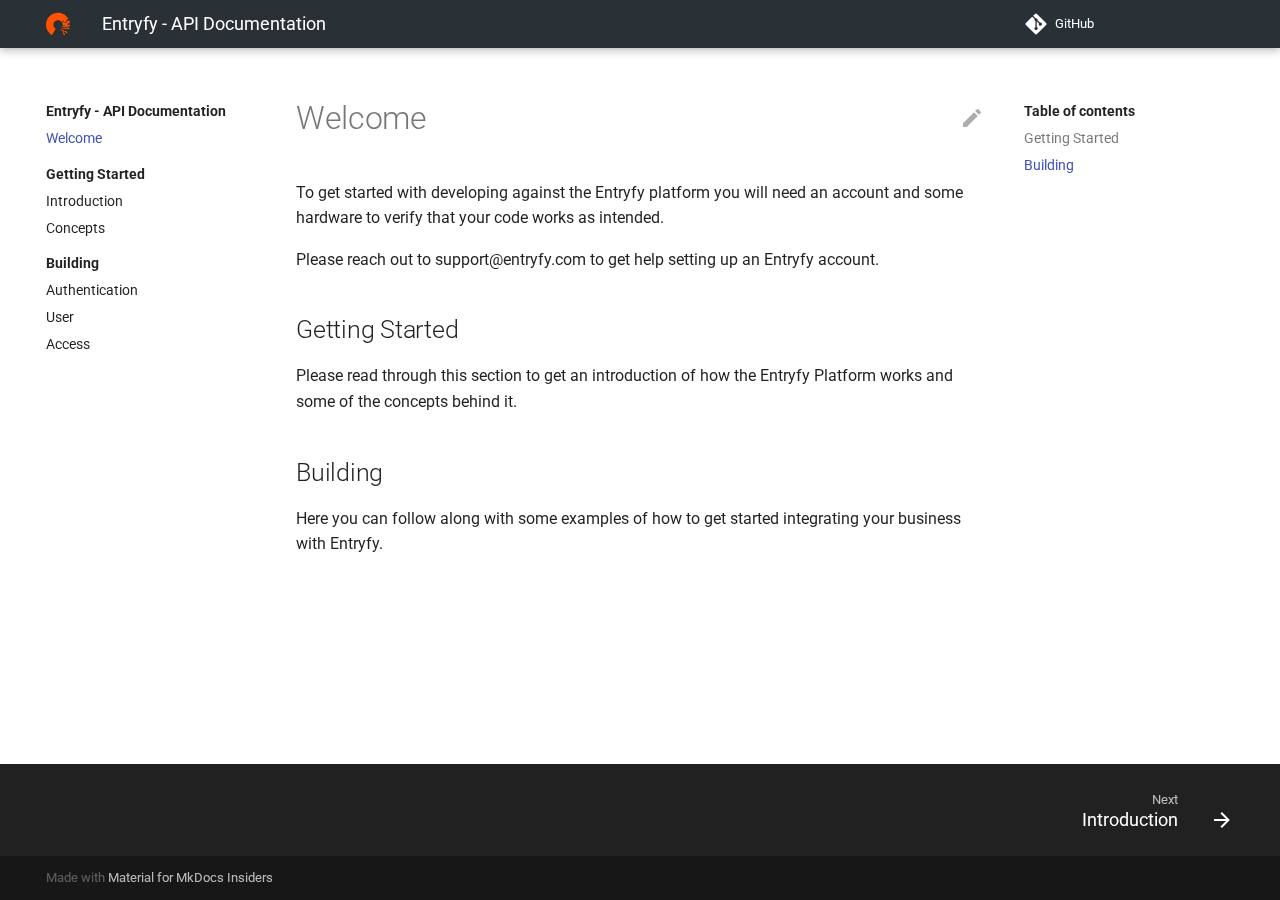
<file: index.html>
<!doctype html>
<html lang="en" class="no-js">
  <head>
    
      <meta charset="utf-8">
      <meta name="viewport" content="width=device-width,initial-scale=1">
      
      
      
      
        <link rel="canonical" href="https://docs.entryfy.com/">
      
      
        
      
      <link rel="icon" href="assets/images/favicon.png">
      <meta name="generator" content="mkdocs-1.2.1, mkdocs-material-7.1.7+insiders-2.9.2">
    
    
      
        <title>Entryfy - API Documentation</title>
      
    
    
      <link rel="stylesheet" href="assets/stylesheets/main.92048cb8.min.css">
      
        
        <link rel="stylesheet" href="assets/stylesheets/palette.73e53a79.min.css">
        
      
      
    
    
    
      
        
        <link rel="preconnect" href="https://fonts.gstatic.com" crossorigin>
        <link rel="stylesheet" href="https://fonts.googleapis.com/css?family=Roboto:300,400,400i,700%7CRoboto+Mono&display=fallback">
        <style>:root{--md-text-font-family:"Roboto";--md-code-font-family:"Roboto Mono"}</style>
      
    
    
    
      <link rel="stylesheet" href="assets/stylesheets/extra.css">
    
    
      


    
    
  </head>
  
  
    
    
    
    
    
    <body dir="ltr" data-md-color-scheme="" data-md-color-primary="none" data-md-color-accent="none">
  
    
    <script>function __scope(t,e="."){return new URL(e,location).pathname+"."+t}function __get(t,e=localStorage,n){return JSON.parse(e.getItem(__scope(t,n)))}function __set(t,e,n=localStorage,o){try{n.setItem(__scope(t,o),JSON.stringify(e))}catch(t){}}</script>
    
    <input class="md-toggle" data-md-toggle="drawer" type="checkbox" id="__drawer" autocomplete="off">
    <input class="md-toggle" data-md-toggle="search" type="checkbox" id="__search" autocomplete="off">
    <label class="md-overlay" for="__drawer"></label>
    <div data-md-component="skip">
      
        
        <a href="#welcome" class="md-skip">
          Skip to content
        </a>
      
    </div>
    <div data-md-component="announce">
      
    </div>
    
    
      

<header class="md-header" data-md-component="header">
  <nav class="md-header__inner md-grid" aria-label="Header">
    <a href="." title="Entryfy - API Documentation" class="md-header__button md-logo" aria-label="Entryfy - API Documentation" data-md-component="logo">
      
  <img src="assets/images/entryfy_logotype.svg" alt="logo">

    </a>
    <label class="md-header__button md-icon" for="__drawer">
      <svg xmlns="http://www.w3.org/2000/svg" viewBox="0 0 24 24"><path d="M3 6h18v2H3V6m0 5h18v2H3v-2m0 5h18v2H3v-2z"/></svg>
    </label>
    <div class="md-header__title" data-md-component="header-title">
      <div class="md-header__ellipsis">
        <div class="md-header__topic">
          <span class="md-ellipsis">
            Entryfy - API Documentation
          </span>
        </div>
        <div class="md-header__topic" data-md-component="header-topic">
          <span class="md-ellipsis">
            
              Welcome
            
          </span>
        </div>
      </div>
    </div>
    
    
    
    
      <div class="md-header__source">
        
<a href="https://github.com/Entryfy/protobuffers/" title="Go to repository" class="md-source" data-md-component="source">
  <div class="md-source__icon md-icon">
    
    <svg xmlns="http://www.w3.org/2000/svg" viewBox="0 0 448 512"><path d="M439.55 236.05 244 40.45a28.87 28.87 0 0 0-40.81 0l-40.66 40.63 51.52 51.52c27.06-9.14 52.68 16.77 43.39 43.68l49.66 49.66c34.23-11.8 61.18 31 35.47 56.69-26.49 26.49-70.21-2.87-56-37.34L240.22 199v121.85c25.3 12.54 22.26 41.85 9.08 55a34.34 34.34 0 0 1-48.55 0c-17.57-17.6-11.07-46.91 11.25-56v-123c-20.8-8.51-24.6-30.74-18.64-45L142.57 101 8.45 235.14a28.86 28.86 0 0 0 0 40.81l195.61 195.6a28.86 28.86 0 0 0 40.8 0l194.69-194.69a28.86 28.86 0 0 0 0-40.81z"/></svg>
  </div>
  <div class="md-source__repository">
    GitHub
  </div>
</a>
      </div>
    
  </nav>
  
</header>
    
    <div class="md-container" data-md-component="container">
      
      
        
          
        
      
      <main class="md-main" data-md-component="main">
        <div class="md-main__inner md-grid">
          
            
              
              <div class="md-sidebar md-sidebar--primary" data-md-component="sidebar" data-md-type="navigation" >
                <div class="md-sidebar__scrollwrap">
                  <div class="md-sidebar__inner">
                    


<nav class="md-nav md-nav--primary" aria-label="Navigation" data-md-level="0">
  <label class="md-nav__title" for="__drawer">
    <a href="." title="Entryfy - API Documentation" class="md-nav__button md-logo" aria-label="Entryfy - API Documentation" data-md-component="logo">
      
  <img src="assets/images/entryfy_logotype.svg" alt="logo">

    </a>
    Entryfy - API Documentation
  </label>
  
    <div class="md-nav__source">
      
<a href="https://github.com/Entryfy/protobuffers/" title="Go to repository" class="md-source" data-md-component="source">
  <div class="md-source__icon md-icon">
    
    <svg xmlns="http://www.w3.org/2000/svg" viewBox="0 0 448 512"><path d="M439.55 236.05 244 40.45a28.87 28.87 0 0 0-40.81 0l-40.66 40.63 51.52 51.52c27.06-9.14 52.68 16.77 43.39 43.68l49.66 49.66c34.23-11.8 61.18 31 35.47 56.69-26.49 26.49-70.21-2.87-56-37.34L240.22 199v121.85c25.3 12.54 22.26 41.85 9.08 55a34.34 34.34 0 0 1-48.55 0c-17.57-17.6-11.07-46.91 11.25-56v-123c-20.8-8.51-24.6-30.74-18.64-45L142.57 101 8.45 235.14a28.86 28.86 0 0 0 0 40.81l195.61 195.6a28.86 28.86 0 0 0 40.8 0l194.69-194.69a28.86 28.86 0 0 0 0-40.81z"/></svg>
  </div>
  <div class="md-source__repository">
    GitHub
  </div>
</a>
    </div>
  
  <ul class="md-nav__list" data-md-scrollfix>
    
      
      
      

  
  
    
  
  
    <li class="md-nav__item md-nav__item--active">
      
      <input class="md-nav__toggle md-toggle" data-md-toggle="toc" type="checkbox" id="__toc">
      
      
        
      
      
        <label class="md-nav__link md-nav__link--active" for="__toc">
          Welcome
          <span class="md-nav__icon md-icon"></span>
        </label>
      
      <a href="." class="md-nav__link md-nav__link--active">
        Welcome
      </a>
      
        
<nav class="md-nav md-nav--secondary" aria-label="Table of contents">
  
  
  
    
  
  
    <label class="md-nav__title" for="__toc">
      <span class="md-nav__icon md-icon"></span>
      Table of contents
    </label>
    <ul class="md-nav__list" data-md-component="toc" data-md-scrollfix>
      
        <li class="md-nav__item">
  <a href="#getting-started" class="md-nav__link">
    Getting Started
  </a>
  
</li>
      
        <li class="md-nav__item">
  <a href="#building" class="md-nav__link">
    Building
  </a>
  
</li>
      
    </ul>
  
</nav>
      
    </li>
  

    
      
      
      

  
  
  
    
      
    
    <li class="md-nav__item md-nav__item--section md-nav__item--nested">
      
      
        <input class="md-nav__toggle md-toggle" data-md-toggle="__nav_2" data-md-state="indeterminate" type="checkbox" id="__nav_2" checked>
      
      
      
        
          
        
          
        
      
      
        <label class="md-nav__link" for="__nav_2">
          Getting Started
          <span class="md-nav__icon md-icon"></span>
        </label>
      
      <nav class="md-nav" aria-label="Getting Started" data-md-level="1">
        <label class="md-nav__title" for="__nav_2">
          <span class="md-nav__icon md-icon"></span>
          Getting Started
        </label>
        <ul class="md-nav__list" data-md-scrollfix>
          
            
              
  
  
  
    <li class="md-nav__item">
      <a href="getting-started/introduction/" class="md-nav__link">
        Introduction
      </a>
    </li>
  

            
          
            
              
  
  
  
    <li class="md-nav__item">
      <a href="getting-started/concepts/" class="md-nav__link">
        Concepts
      </a>
    </li>
  

            
          
        </ul>
      </nav>
    </li>
  

    
      
      
      

  
  
  
    
      
    
    <li class="md-nav__item md-nav__item--section md-nav__item--nested">
      
      
        <input class="md-nav__toggle md-toggle" data-md-toggle="__nav_3" data-md-state="indeterminate" type="checkbox" id="__nav_3" checked>
      
      
      
        
          
        
          
        
          
        
      
      
        <label class="md-nav__link" for="__nav_3">
          Building
          <span class="md-nav__icon md-icon"></span>
        </label>
      
      <nav class="md-nav" aria-label="Building" data-md-level="1">
        <label class="md-nav__title" for="__nav_3">
          <span class="md-nav__icon md-icon"></span>
          Building
        </label>
        <ul class="md-nav__list" data-md-scrollfix>
          
            
              
  
  
  
    <li class="md-nav__item">
      <a href="building/auth/" class="md-nav__link">
        Authentication
      </a>
    </li>
  

            
          
            
              
  
  
  
    <li class="md-nav__item">
      <a href="building/user/" class="md-nav__link">
        User
      </a>
    </li>
  

            
          
            
              
  
  
  
    <li class="md-nav__item">
      <a href="building/access/" class="md-nav__link">
        Access
      </a>
    </li>
  

            
          
        </ul>
      </nav>
    </li>
  

    
  </ul>
</nav>
                  </div>
                </div>
              </div>
            
            
              
              <div class="md-sidebar md-sidebar--secondary" data-md-component="sidebar" data-md-type="toc" >
                <div class="md-sidebar__scrollwrap">
                  <div class="md-sidebar__inner">
                    
<nav class="md-nav md-nav--secondary" aria-label="Table of contents">
  
  
  
    
  
  
    <label class="md-nav__title" for="__toc">
      <span class="md-nav__icon md-icon"></span>
      Table of contents
    </label>
    <ul class="md-nav__list" data-md-component="toc" data-md-scrollfix>
      
        <li class="md-nav__item">
  <a href="#getting-started" class="md-nav__link">
    Getting Started
  </a>
  
</li>
      
        <li class="md-nav__item">
  <a href="#building" class="md-nav__link">
    Building
  </a>
  
</li>
      
    </ul>
  
</nav>
                  </div>
                </div>
              </div>
            
          
          <div class="md-content" data-md-component="content">
            <article class="md-content__inner md-typeset">
              
                
                  <a href="https://github.com/Entryfy/protobuffers/edit/master/docs/index.md" title="Edit this page" class="md-content__button md-icon">
                    <svg xmlns="http://www.w3.org/2000/svg" viewBox="0 0 24 24"><path d="M20.71 7.04c.39-.39.39-1.04 0-1.41l-2.34-2.34c-.37-.39-1.02-.39-1.41 0l-1.84 1.83 3.75 3.75M3 17.25V21h3.75L17.81 9.93l-3.75-3.75L3 17.25z"/></svg>
                  </a>
                
                
                
                <h1 id="welcome">Welcome<a class="headerlink" href="#welcome" title="Permanent link">#</a></h1>
<p>To get started with developing against the Entryfy platform you will need an account and some hardware to verify that your code works as intended. </p>
<p>Please reach out to support@entryfy.com to get help setting up an Entryfy account.</p>
<h2 id="getting-started">Getting Started<a class="headerlink" href="#getting-started" title="Permanent link">#</a></h2>
<p>Please read through this section to get an introduction of how the Entryfy Platform works and some of the concepts behind it. </p>
<h2 id="building">Building<a class="headerlink" href="#building" title="Permanent link">#</a></h2>
<p>Here you can follow along with some examples of how to get started integrating your business with Entryfy. </p>
                
              
              
                


              
            </article>
            
          </div>
        </div>
        
      </main>
      
        
<footer class="md-footer">
  
    <nav class="md-footer__inner md-grid" aria-label="Footer">
      
      
        
        <a href="getting-started/introduction/" class="md-footer__link md-footer__link--next" aria-label="Next: Introduction" rel="next">
          <div class="md-footer__title">
            <div class="md-ellipsis">
              <span class="md-footer__direction">
                Next
              </span>
              Introduction
            </div>
          </div>
          <div class="md-footer__button md-icon">
            <svg xmlns="http://www.w3.org/2000/svg" viewBox="0 0 24 24"><path d="M4 11v2h12l-5.5 5.5 1.42 1.42L19.84 12l-7.92-7.92L10.5 5.5 16 11H4z"/></svg>
          </div>
        </a>
      
    </nav>
  
  <div class="md-footer-meta md-typeset">
    <div class="md-footer-meta__inner md-grid">
      <div class="md-footer-copyright">
        
        
          Made with
          <a href="https://squidfunk.github.io/mkdocs-material/" target="_blank" rel="noopener">
            Material for MkDocs Insiders
          </a>
        
        
      </div>
      
    </div>
  </div>
</footer>
      
    </div>
    <div class="md-dialog" data-md-component="dialog">
      <div class="md-dialog__inner md-typeset"></div>
    </div>
    <script id="__config" type="application/json">{"base": ".", "features": ["navigation.tracking", "navigation.indexes", "navigation.sections", "navigation.expand"], "translations": {"clipboard.copy": "Copy to clipboard", "clipboard.copied": "Copied to clipboard", "search.config.lang": "en", "search.config.pipeline": "trimmer, stopWordFilter", "search.config.separator": "[\\s\\-]+", "search.placeholder": "Search", "search.result.placeholder": "Type to start searching", "search.result.none": "No matching documents", "search.result.one": "1 matching document", "search.result.other": "# matching documents", "search.result.more.one": "1 more on this page", "search.result.more.other": "# more on this page", "search.result.term.missing": "Missing", "select.version.title": "Select version"}, "search": "assets/javascripts/workers/search.df8cae7d.min.js", "version": null}</script>
    
    
      <script src="assets/javascripts/bundle.82217815.min.js"></script>
      
    
  </body>
</html>
</file>
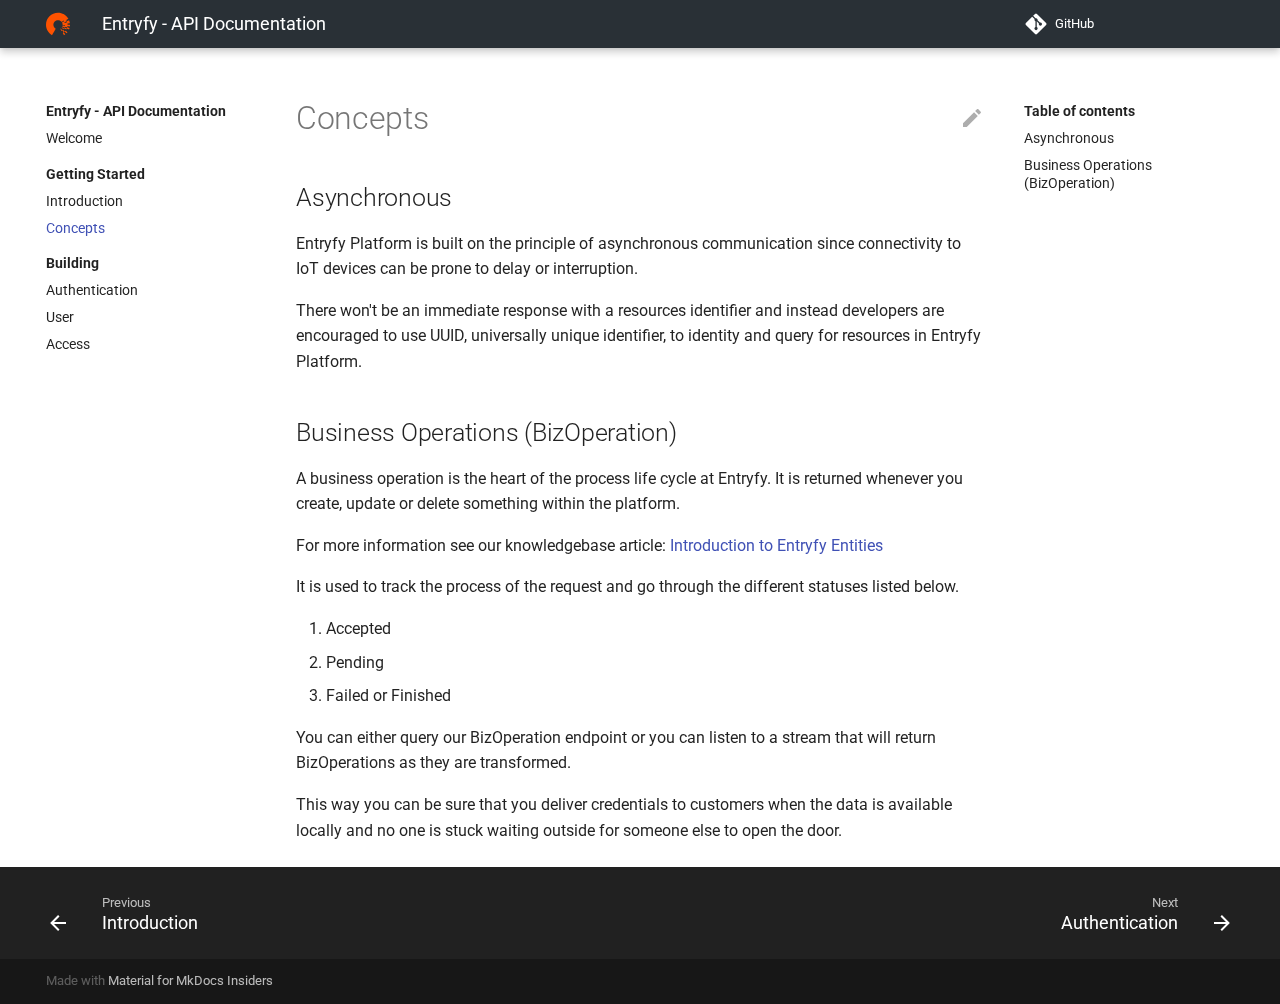
<file: getting-started/concepts/index.html>
<!doctype html>
<html lang="en" class="no-js">
  <head>
    
      <meta charset="utf-8">
      <meta name="viewport" content="width=device-width,initial-scale=1">
      
      
      
      
        <link rel="canonical" href="https://docs.entryfy.com/getting-started/concepts/">
      
      
        
      
      <link rel="icon" href="../../assets/images/favicon.png">
      <meta name="generator" content="mkdocs-1.2.1, mkdocs-material-7.1.7+insiders-2.9.2">
    
    
      
        <title>Concepts - Entryfy - API Documentation</title>
      
    
    
      <link rel="stylesheet" href="../../assets/stylesheets/main.92048cb8.min.css">
      
        
        <link rel="stylesheet" href="../../assets/stylesheets/palette.73e53a79.min.css">
        
      
      
    
    
    
      
        
        <link rel="preconnect" href="https://fonts.gstatic.com" crossorigin>
        <link rel="stylesheet" href="https://fonts.googleapis.com/css?family=Roboto:300,400,400i,700%7CRoboto+Mono&display=fallback">
        <style>:root{--md-text-font-family:"Roboto";--md-code-font-family:"Roboto Mono"}</style>
      
    
    
    
      <link rel="stylesheet" href="../../assets/stylesheets/extra.css">
    
    
      


    
    
  </head>
  
  
    
    
    
    
    
    <body dir="ltr" data-md-color-scheme="" data-md-color-primary="none" data-md-color-accent="none">
  
    
    <script>function __scope(t,e="../.."){return new URL(e,location).pathname+"."+t}function __get(t,e=localStorage,n){return JSON.parse(e.getItem(__scope(t,n)))}function __set(t,e,n=localStorage,o){try{n.setItem(__scope(t,o),JSON.stringify(e))}catch(t){}}</script>
    
    <input class="md-toggle" data-md-toggle="drawer" type="checkbox" id="__drawer" autocomplete="off">
    <input class="md-toggle" data-md-toggle="search" type="checkbox" id="__search" autocomplete="off">
    <label class="md-overlay" for="__drawer"></label>
    <div data-md-component="skip">
      
        
        <a href="#concepts" class="md-skip">
          Skip to content
        </a>
      
    </div>
    <div data-md-component="announce">
      
    </div>
    
    
      

<header class="md-header" data-md-component="header">
  <nav class="md-header__inner md-grid" aria-label="Header">
    <a href="../.." title="Entryfy - API Documentation" class="md-header__button md-logo" aria-label="Entryfy - API Documentation" data-md-component="logo">
      
  <img src="../../assets/images/entryfy_logotype.svg" alt="logo">

    </a>
    <label class="md-header__button md-icon" for="__drawer">
      <svg xmlns="http://www.w3.org/2000/svg" viewBox="0 0 24 24"><path d="M3 6h18v2H3V6m0 5h18v2H3v-2m0 5h18v2H3v-2z"/></svg>
    </label>
    <div class="md-header__title" data-md-component="header-title">
      <div class="md-header__ellipsis">
        <div class="md-header__topic">
          <span class="md-ellipsis">
            Entryfy - API Documentation
          </span>
        </div>
        <div class="md-header__topic" data-md-component="header-topic">
          <span class="md-ellipsis">
            
              Concepts
            
          </span>
        </div>
      </div>
    </div>
    
    
    
    
      <div class="md-header__source">
        
<a href="https://github.com/Entryfy/protobuffers/" title="Go to repository" class="md-source" data-md-component="source">
  <div class="md-source__icon md-icon">
    
    <svg xmlns="http://www.w3.org/2000/svg" viewBox="0 0 448 512"><path d="M439.55 236.05 244 40.45a28.87 28.87 0 0 0-40.81 0l-40.66 40.63 51.52 51.52c27.06-9.14 52.68 16.77 43.39 43.68l49.66 49.66c34.23-11.8 61.18 31 35.47 56.69-26.49 26.49-70.21-2.87-56-37.34L240.22 199v121.85c25.3 12.54 22.26 41.85 9.08 55a34.34 34.34 0 0 1-48.55 0c-17.57-17.6-11.07-46.91 11.25-56v-123c-20.8-8.51-24.6-30.74-18.64-45L142.57 101 8.45 235.14a28.86 28.86 0 0 0 0 40.81l195.61 195.6a28.86 28.86 0 0 0 40.8 0l194.69-194.69a28.86 28.86 0 0 0 0-40.81z"/></svg>
  </div>
  <div class="md-source__repository">
    GitHub
  </div>
</a>
      </div>
    
  </nav>
  
</header>
    
    <div class="md-container" data-md-component="container">
      
      
        
          
        
      
      <main class="md-main" data-md-component="main">
        <div class="md-main__inner md-grid">
          
            
              
              <div class="md-sidebar md-sidebar--primary" data-md-component="sidebar" data-md-type="navigation" >
                <div class="md-sidebar__scrollwrap">
                  <div class="md-sidebar__inner">
                    


<nav class="md-nav md-nav--primary" aria-label="Navigation" data-md-level="0">
  <label class="md-nav__title" for="__drawer">
    <a href="../.." title="Entryfy - API Documentation" class="md-nav__button md-logo" aria-label="Entryfy - API Documentation" data-md-component="logo">
      
  <img src="../../assets/images/entryfy_logotype.svg" alt="logo">

    </a>
    Entryfy - API Documentation
  </label>
  
    <div class="md-nav__source">
      
<a href="https://github.com/Entryfy/protobuffers/" title="Go to repository" class="md-source" data-md-component="source">
  <div class="md-source__icon md-icon">
    
    <svg xmlns="http://www.w3.org/2000/svg" viewBox="0 0 448 512"><path d="M439.55 236.05 244 40.45a28.87 28.87 0 0 0-40.81 0l-40.66 40.63 51.52 51.52c27.06-9.14 52.68 16.77 43.39 43.68l49.66 49.66c34.23-11.8 61.18 31 35.47 56.69-26.49 26.49-70.21-2.87-56-37.34L240.22 199v121.85c25.3 12.54 22.26 41.85 9.08 55a34.34 34.34 0 0 1-48.55 0c-17.57-17.6-11.07-46.91 11.25-56v-123c-20.8-8.51-24.6-30.74-18.64-45L142.57 101 8.45 235.14a28.86 28.86 0 0 0 0 40.81l195.61 195.6a28.86 28.86 0 0 0 40.8 0l194.69-194.69a28.86 28.86 0 0 0 0-40.81z"/></svg>
  </div>
  <div class="md-source__repository">
    GitHub
  </div>
</a>
    </div>
  
  <ul class="md-nav__list" data-md-scrollfix>
    
      
      
      

  
  
  
    <li class="md-nav__item">
      <a href="../.." class="md-nav__link">
        Welcome
      </a>
    </li>
  

    
      
      
      

  
  
    
  
  
    
      
    
    <li class="md-nav__item md-nav__item--active md-nav__item--section md-nav__item--nested">
      
      
        <input class="md-nav__toggle md-toggle" data-md-toggle="__nav_2" type="checkbox" id="__nav_2" checked>
      
      
      
        
          
        
          
        
      
      
        <label class="md-nav__link" for="__nav_2">
          Getting Started
          <span class="md-nav__icon md-icon"></span>
        </label>
      
      <nav class="md-nav" aria-label="Getting Started" data-md-level="1">
        <label class="md-nav__title" for="__nav_2">
          <span class="md-nav__icon md-icon"></span>
          Getting Started
        </label>
        <ul class="md-nav__list" data-md-scrollfix>
          
            
              
  
  
  
    <li class="md-nav__item">
      <a href="../introduction/" class="md-nav__link">
        Introduction
      </a>
    </li>
  

            
          
            
              
  
  
    
  
  
    <li class="md-nav__item md-nav__item--active">
      
      <input class="md-nav__toggle md-toggle" data-md-toggle="toc" type="checkbox" id="__toc">
      
      
        
      
      
        <label class="md-nav__link md-nav__link--active" for="__toc">
          Concepts
          <span class="md-nav__icon md-icon"></span>
        </label>
      
      <a href="./" class="md-nav__link md-nav__link--active">
        Concepts
      </a>
      
        
<nav class="md-nav md-nav--secondary" aria-label="Table of contents">
  
  
  
    
  
  
    <label class="md-nav__title" for="__toc">
      <span class="md-nav__icon md-icon"></span>
      Table of contents
    </label>
    <ul class="md-nav__list" data-md-component="toc" data-md-scrollfix>
      
        <li class="md-nav__item">
  <a href="#asynchronous" class="md-nav__link">
    Asynchronous
  </a>
  
</li>
      
        <li class="md-nav__item">
  <a href="#business-operations-bizoperation" class="md-nav__link">
    Business Operations (BizOperation)
  </a>
  
</li>
      
    </ul>
  
</nav>
      
    </li>
  

            
          
        </ul>
      </nav>
    </li>
  

    
      
      
      

  
  
  
    
      
    
    <li class="md-nav__item md-nav__item--section md-nav__item--nested">
      
      
        <input class="md-nav__toggle md-toggle" data-md-toggle="__nav_3" data-md-state="indeterminate" type="checkbox" id="__nav_3" checked>
      
      
      
        
          
        
          
        
          
        
      
      
        <label class="md-nav__link" for="__nav_3">
          Building
          <span class="md-nav__icon md-icon"></span>
        </label>
      
      <nav class="md-nav" aria-label="Building" data-md-level="1">
        <label class="md-nav__title" for="__nav_3">
          <span class="md-nav__icon md-icon"></span>
          Building
        </label>
        <ul class="md-nav__list" data-md-scrollfix>
          
            
              
  
  
  
    <li class="md-nav__item">
      <a href="../../building/auth/" class="md-nav__link">
        Authentication
      </a>
    </li>
  

            
          
            
              
  
  
  
    <li class="md-nav__item">
      <a href="../../building/user/" class="md-nav__link">
        User
      </a>
    </li>
  

            
          
            
              
  
  
  
    <li class="md-nav__item">
      <a href="../../building/access/" class="md-nav__link">
        Access
      </a>
    </li>
  

            
          
        </ul>
      </nav>
    </li>
  

    
  </ul>
</nav>
                  </div>
                </div>
              </div>
            
            
              
              <div class="md-sidebar md-sidebar--secondary" data-md-component="sidebar" data-md-type="toc" >
                <div class="md-sidebar__scrollwrap">
                  <div class="md-sidebar__inner">
                    
<nav class="md-nav md-nav--secondary" aria-label="Table of contents">
  
  
  
    
  
  
    <label class="md-nav__title" for="__toc">
      <span class="md-nav__icon md-icon"></span>
      Table of contents
    </label>
    <ul class="md-nav__list" data-md-component="toc" data-md-scrollfix>
      
        <li class="md-nav__item">
  <a href="#asynchronous" class="md-nav__link">
    Asynchronous
  </a>
  
</li>
      
        <li class="md-nav__item">
  <a href="#business-operations-bizoperation" class="md-nav__link">
    Business Operations (BizOperation)
  </a>
  
</li>
      
    </ul>
  
</nav>
                  </div>
                </div>
              </div>
            
          
          <div class="md-content" data-md-component="content">
            <article class="md-content__inner md-typeset">
              
                
                  <a href="https://github.com/Entryfy/protobuffers/edit/master/docs/getting-started/concepts.md" title="Edit this page" class="md-content__button md-icon">
                    <svg xmlns="http://www.w3.org/2000/svg" viewBox="0 0 24 24"><path d="M20.71 7.04c.39-.39.39-1.04 0-1.41l-2.34-2.34c-.37-.39-1.02-.39-1.41 0l-1.84 1.83 3.75 3.75M3 17.25V21h3.75L17.81 9.93l-3.75-3.75L3 17.25z"/></svg>
                  </a>
                
                
                
                <h1 id="concepts">Concepts<a class="headerlink" href="#concepts" title="Permanent link">#</a></h1>
<h2 id="asynchronous">Asynchronous<a class="headerlink" href="#asynchronous" title="Permanent link">#</a></h2>
<p>Entryfy Platform is built on the principle of asynchronous communication since connectivity to IoT devices can be prone to delay or interruption. </p>
<p>There won't be an immediate response with a resources identifier and instead developers are encouraged to use UUID, universally unique identifier, to identity and query for resources in Entryfy Platform. </p>
<h2 id="business-operations-bizoperation">Business Operations (BizOperation)<a class="headerlink" href="#business-operations-bizoperation" title="Permanent link">#</a></h2>
<p>A business operation is the heart of the process life cycle at Entryfy. It is returned whenever you create, update or delete something within the platform. </p>
<p>For more information see our knowledgebase article: <a href="https://support.entryfy.com/hc/en-us/articles/360012070620-Introduction-to-Entryfy-Entities#h_01FBVSVTRYXC30DQ0MKQAZJRME">Introduction to Entryfy Entities</a></p>
<p>It is used to track the process of the request and go through the different statuses listed below. </p>
<ol>
<li>Accepted</li>
<li>Pending</li>
<li>Failed or Finished</li>
</ol>
<p>You can either query our BizOperation endpoint or you can listen to a stream that will return BizOperations as they are transformed. </p>
<p>This way you can be sure that you deliver credentials to customers when the data is available locally and no one is stuck waiting outside for someone else to open the door.</p>
                
              
              
                


              
            </article>
            
          </div>
        </div>
        
      </main>
      
        
<footer class="md-footer">
  
    <nav class="md-footer__inner md-grid" aria-label="Footer">
      
        
        <a href="../introduction/" class="md-footer__link md-footer__link--prev" aria-label="Previous: Introduction" rel="prev">
          <div class="md-footer__button md-icon">
            <svg xmlns="http://www.w3.org/2000/svg" viewBox="0 0 24 24"><path d="M20 11v2H8l5.5 5.5-1.42 1.42L4.16 12l7.92-7.92L13.5 5.5 8 11h12z"/></svg>
          </div>
          <div class="md-footer__title">
            <div class="md-ellipsis">
              <span class="md-footer__direction">
                Previous
              </span>
              Introduction
            </div>
          </div>
        </a>
      
      
        
        <a href="../../building/auth/" class="md-footer__link md-footer__link--next" aria-label="Next: Authentication" rel="next">
          <div class="md-footer__title">
            <div class="md-ellipsis">
              <span class="md-footer__direction">
                Next
              </span>
              Authentication
            </div>
          </div>
          <div class="md-footer__button md-icon">
            <svg xmlns="http://www.w3.org/2000/svg" viewBox="0 0 24 24"><path d="M4 11v2h12l-5.5 5.5 1.42 1.42L19.84 12l-7.92-7.92L10.5 5.5 16 11H4z"/></svg>
          </div>
        </a>
      
    </nav>
  
  <div class="md-footer-meta md-typeset">
    <div class="md-footer-meta__inner md-grid">
      <div class="md-footer-copyright">
        
        
          Made with
          <a href="https://squidfunk.github.io/mkdocs-material/" target="_blank" rel="noopener">
            Material for MkDocs Insiders
          </a>
        
        
      </div>
      
    </div>
  </div>
</footer>
      
    </div>
    <div class="md-dialog" data-md-component="dialog">
      <div class="md-dialog__inner md-typeset"></div>
    </div>
    <script id="__config" type="application/json">{"base": "../..", "features": ["navigation.tracking", "navigation.indexes", "navigation.sections", "navigation.expand"], "translations": {"clipboard.copy": "Copy to clipboard", "clipboard.copied": "Copied to clipboard", "search.config.lang": "en", "search.config.pipeline": "trimmer, stopWordFilter", "search.config.separator": "[\\s\\-]+", "search.placeholder": "Search", "search.result.placeholder": "Type to start searching", "search.result.none": "No matching documents", "search.result.one": "1 matching document", "search.result.other": "# matching documents", "search.result.more.one": "1 more on this page", "search.result.more.other": "# more on this page", "search.result.term.missing": "Missing", "select.version.title": "Select version"}, "search": "../../assets/javascripts/workers/search.df8cae7d.min.js", "version": null}</script>
    
    
      <script src="../../assets/javascripts/bundle.82217815.min.js"></script>
      
    
  </body>
</html>
</file>
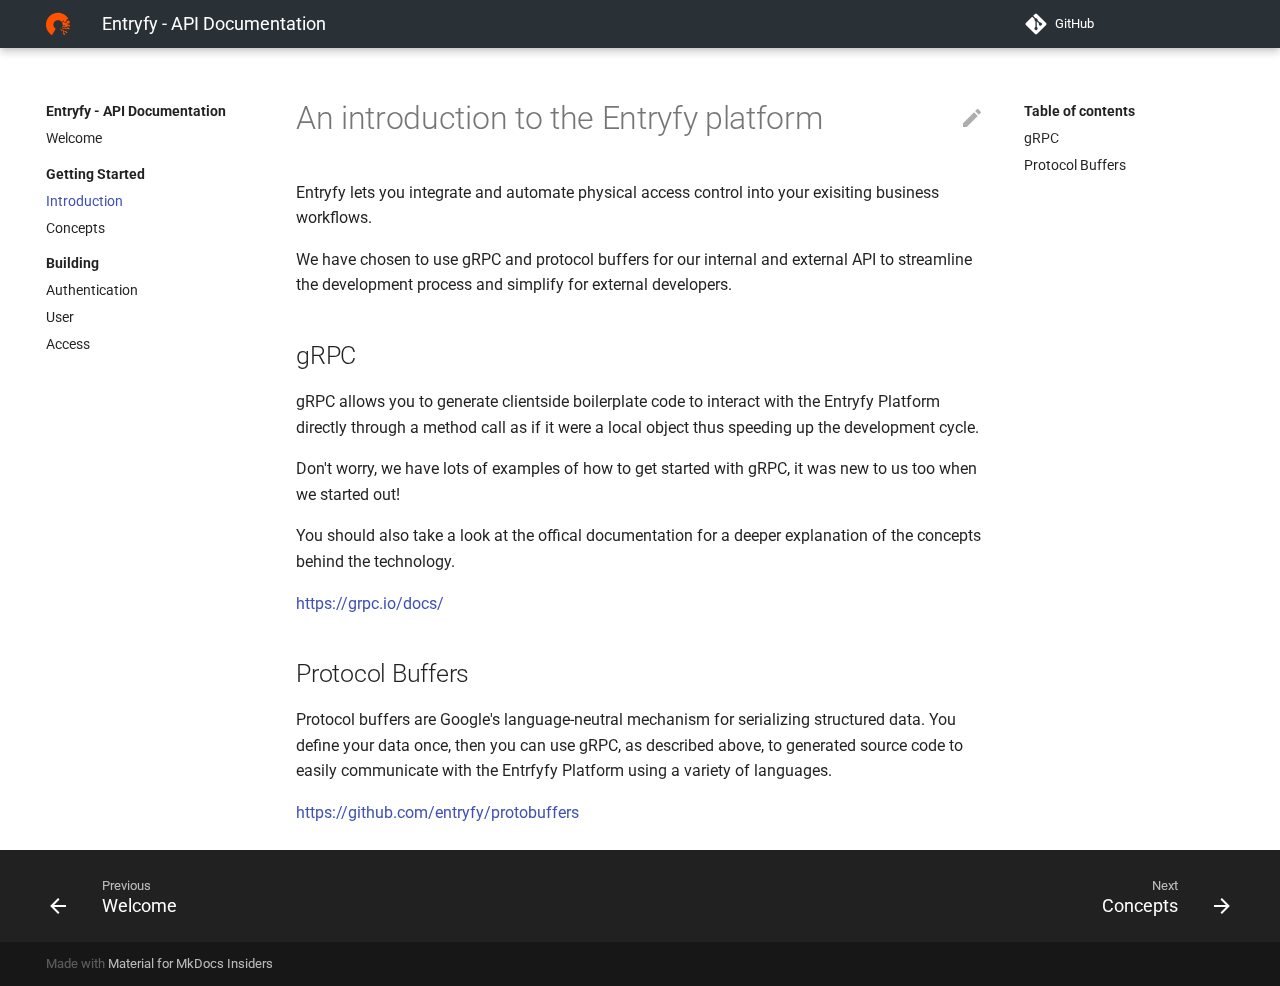
<file: getting-started/introduction/index.html>
<!doctype html>
<html lang="en" class="no-js">
  <head>
    
      <meta charset="utf-8">
      <meta name="viewport" content="width=device-width,initial-scale=1">
      
      
      
      
        <link rel="canonical" href="https://docs.entryfy.com/getting-started/introduction/">
      
      
        
      
      <link rel="icon" href="../../assets/images/favicon.png">
      <meta name="generator" content="mkdocs-1.2.1, mkdocs-material-7.1.7+insiders-2.9.2">
    
    
      
        <title>Introduction - Entryfy - API Documentation</title>
      
    
    
      <link rel="stylesheet" href="../../assets/stylesheets/main.92048cb8.min.css">
      
        
        <link rel="stylesheet" href="../../assets/stylesheets/palette.73e53a79.min.css">
        
      
      
    
    
    
      
        
        <link rel="preconnect" href="https://fonts.gstatic.com" crossorigin>
        <link rel="stylesheet" href="https://fonts.googleapis.com/css?family=Roboto:300,400,400i,700%7CRoboto+Mono&display=fallback">
        <style>:root{--md-text-font-family:"Roboto";--md-code-font-family:"Roboto Mono"}</style>
      
    
    
    
      <link rel="stylesheet" href="../../assets/stylesheets/extra.css">
    
    
      


    
    
  </head>
  
  
    
    
    
    
    
    <body dir="ltr" data-md-color-scheme="" data-md-color-primary="none" data-md-color-accent="none">
  
    
    <script>function __scope(t,e="../.."){return new URL(e,location).pathname+"."+t}function __get(t,e=localStorage,n){return JSON.parse(e.getItem(__scope(t,n)))}function __set(t,e,n=localStorage,o){try{n.setItem(__scope(t,o),JSON.stringify(e))}catch(t){}}</script>
    
    <input class="md-toggle" data-md-toggle="drawer" type="checkbox" id="__drawer" autocomplete="off">
    <input class="md-toggle" data-md-toggle="search" type="checkbox" id="__search" autocomplete="off">
    <label class="md-overlay" for="__drawer"></label>
    <div data-md-component="skip">
      
        
        <a href="#an-introduction-to-the-entryfy-platform" class="md-skip">
          Skip to content
        </a>
      
    </div>
    <div data-md-component="announce">
      
    </div>
    
    
      

<header class="md-header" data-md-component="header">
  <nav class="md-header__inner md-grid" aria-label="Header">
    <a href="../.." title="Entryfy - API Documentation" class="md-header__button md-logo" aria-label="Entryfy - API Documentation" data-md-component="logo">
      
  <img src="../../assets/images/entryfy_logotype.svg" alt="logo">

    </a>
    <label class="md-header__button md-icon" for="__drawer">
      <svg xmlns="http://www.w3.org/2000/svg" viewBox="0 0 24 24"><path d="M3 6h18v2H3V6m0 5h18v2H3v-2m0 5h18v2H3v-2z"/></svg>
    </label>
    <div class="md-header__title" data-md-component="header-title">
      <div class="md-header__ellipsis">
        <div class="md-header__topic">
          <span class="md-ellipsis">
            Entryfy - API Documentation
          </span>
        </div>
        <div class="md-header__topic" data-md-component="header-topic">
          <span class="md-ellipsis">
            
              Introduction
            
          </span>
        </div>
      </div>
    </div>
    
    
    
    
      <div class="md-header__source">
        
<a href="https://github.com/Entryfy/protobuffers/" title="Go to repository" class="md-source" data-md-component="source">
  <div class="md-source__icon md-icon">
    
    <svg xmlns="http://www.w3.org/2000/svg" viewBox="0 0 448 512"><path d="M439.55 236.05 244 40.45a28.87 28.87 0 0 0-40.81 0l-40.66 40.63 51.52 51.52c27.06-9.14 52.68 16.77 43.39 43.68l49.66 49.66c34.23-11.8 61.18 31 35.47 56.69-26.49 26.49-70.21-2.87-56-37.34L240.22 199v121.85c25.3 12.54 22.26 41.85 9.08 55a34.34 34.34 0 0 1-48.55 0c-17.57-17.6-11.07-46.91 11.25-56v-123c-20.8-8.51-24.6-30.74-18.64-45L142.57 101 8.45 235.14a28.86 28.86 0 0 0 0 40.81l195.61 195.6a28.86 28.86 0 0 0 40.8 0l194.69-194.69a28.86 28.86 0 0 0 0-40.81z"/></svg>
  </div>
  <div class="md-source__repository">
    GitHub
  </div>
</a>
      </div>
    
  </nav>
  
</header>
    
    <div class="md-container" data-md-component="container">
      
      
        
          
        
      
      <main class="md-main" data-md-component="main">
        <div class="md-main__inner md-grid">
          
            
              
              <div class="md-sidebar md-sidebar--primary" data-md-component="sidebar" data-md-type="navigation" >
                <div class="md-sidebar__scrollwrap">
                  <div class="md-sidebar__inner">
                    


<nav class="md-nav md-nav--primary" aria-label="Navigation" data-md-level="0">
  <label class="md-nav__title" for="__drawer">
    <a href="../.." title="Entryfy - API Documentation" class="md-nav__button md-logo" aria-label="Entryfy - API Documentation" data-md-component="logo">
      
  <img src="../../assets/images/entryfy_logotype.svg" alt="logo">

    </a>
    Entryfy - API Documentation
  </label>
  
    <div class="md-nav__source">
      
<a href="https://github.com/Entryfy/protobuffers/" title="Go to repository" class="md-source" data-md-component="source">
  <div class="md-source__icon md-icon">
    
    <svg xmlns="http://www.w3.org/2000/svg" viewBox="0 0 448 512"><path d="M439.55 236.05 244 40.45a28.87 28.87 0 0 0-40.81 0l-40.66 40.63 51.52 51.52c27.06-9.14 52.68 16.77 43.39 43.68l49.66 49.66c34.23-11.8 61.18 31 35.47 56.69-26.49 26.49-70.21-2.87-56-37.34L240.22 199v121.85c25.3 12.54 22.26 41.85 9.08 55a34.34 34.34 0 0 1-48.55 0c-17.57-17.6-11.07-46.91 11.25-56v-123c-20.8-8.51-24.6-30.74-18.64-45L142.57 101 8.45 235.14a28.86 28.86 0 0 0 0 40.81l195.61 195.6a28.86 28.86 0 0 0 40.8 0l194.69-194.69a28.86 28.86 0 0 0 0-40.81z"/></svg>
  </div>
  <div class="md-source__repository">
    GitHub
  </div>
</a>
    </div>
  
  <ul class="md-nav__list" data-md-scrollfix>
    
      
      
      

  
  
  
    <li class="md-nav__item">
      <a href="../.." class="md-nav__link">
        Welcome
      </a>
    </li>
  

    
      
      
      

  
  
    
  
  
    
      
    
    <li class="md-nav__item md-nav__item--active md-nav__item--section md-nav__item--nested">
      
      
        <input class="md-nav__toggle md-toggle" data-md-toggle="__nav_2" type="checkbox" id="__nav_2" checked>
      
      
      
        
          
        
          
        
      
      
        <label class="md-nav__link" for="__nav_2">
          Getting Started
          <span class="md-nav__icon md-icon"></span>
        </label>
      
      <nav class="md-nav" aria-label="Getting Started" data-md-level="1">
        <label class="md-nav__title" for="__nav_2">
          <span class="md-nav__icon md-icon"></span>
          Getting Started
        </label>
        <ul class="md-nav__list" data-md-scrollfix>
          
            
              
  
  
    
  
  
    <li class="md-nav__item md-nav__item--active">
      
      <input class="md-nav__toggle md-toggle" data-md-toggle="toc" type="checkbox" id="__toc">
      
      
        
      
      
        <label class="md-nav__link md-nav__link--active" for="__toc">
          Introduction
          <span class="md-nav__icon md-icon"></span>
        </label>
      
      <a href="./" class="md-nav__link md-nav__link--active">
        Introduction
      </a>
      
        
<nav class="md-nav md-nav--secondary" aria-label="Table of contents">
  
  
  
    
  
  
    <label class="md-nav__title" for="__toc">
      <span class="md-nav__icon md-icon"></span>
      Table of contents
    </label>
    <ul class="md-nav__list" data-md-component="toc" data-md-scrollfix>
      
        <li class="md-nav__item">
  <a href="#grpc" class="md-nav__link">
    gRPC
  </a>
  
</li>
      
        <li class="md-nav__item">
  <a href="#protocol-buffers" class="md-nav__link">
    Protocol Buffers
  </a>
  
</li>
      
    </ul>
  
</nav>
      
    </li>
  

            
          
            
              
  
  
  
    <li class="md-nav__item">
      <a href="../concepts/" class="md-nav__link">
        Concepts
      </a>
    </li>
  

            
          
        </ul>
      </nav>
    </li>
  

    
      
      
      

  
  
  
    
      
    
    <li class="md-nav__item md-nav__item--section md-nav__item--nested">
      
      
        <input class="md-nav__toggle md-toggle" data-md-toggle="__nav_3" data-md-state="indeterminate" type="checkbox" id="__nav_3" checked>
      
      
      
        
          
        
          
        
          
        
      
      
        <label class="md-nav__link" for="__nav_3">
          Building
          <span class="md-nav__icon md-icon"></span>
        </label>
      
      <nav class="md-nav" aria-label="Building" data-md-level="1">
        <label class="md-nav__title" for="__nav_3">
          <span class="md-nav__icon md-icon"></span>
          Building
        </label>
        <ul class="md-nav__list" data-md-scrollfix>
          
            
              
  
  
  
    <li class="md-nav__item">
      <a href="../../building/auth/" class="md-nav__link">
        Authentication
      </a>
    </li>
  

            
          
            
              
  
  
  
    <li class="md-nav__item">
      <a href="../../building/user/" class="md-nav__link">
        User
      </a>
    </li>
  

            
          
            
              
  
  
  
    <li class="md-nav__item">
      <a href="../../building/access/" class="md-nav__link">
        Access
      </a>
    </li>
  

            
          
        </ul>
      </nav>
    </li>
  

    
  </ul>
</nav>
                  </div>
                </div>
              </div>
            
            
              
              <div class="md-sidebar md-sidebar--secondary" data-md-component="sidebar" data-md-type="toc" >
                <div class="md-sidebar__scrollwrap">
                  <div class="md-sidebar__inner">
                    
<nav class="md-nav md-nav--secondary" aria-label="Table of contents">
  
  
  
    
  
  
    <label class="md-nav__title" for="__toc">
      <span class="md-nav__icon md-icon"></span>
      Table of contents
    </label>
    <ul class="md-nav__list" data-md-component="toc" data-md-scrollfix>
      
        <li class="md-nav__item">
  <a href="#grpc" class="md-nav__link">
    gRPC
  </a>
  
</li>
      
        <li class="md-nav__item">
  <a href="#protocol-buffers" class="md-nav__link">
    Protocol Buffers
  </a>
  
</li>
      
    </ul>
  
</nav>
                  </div>
                </div>
              </div>
            
          
          <div class="md-content" data-md-component="content">
            <article class="md-content__inner md-typeset">
              
                
                  <a href="https://github.com/Entryfy/protobuffers/edit/master/docs/getting-started/introduction.md" title="Edit this page" class="md-content__button md-icon">
                    <svg xmlns="http://www.w3.org/2000/svg" viewBox="0 0 24 24"><path d="M20.71 7.04c.39-.39.39-1.04 0-1.41l-2.34-2.34c-.37-.39-1.02-.39-1.41 0l-1.84 1.83 3.75 3.75M3 17.25V21h3.75L17.81 9.93l-3.75-3.75L3 17.25z"/></svg>
                  </a>
                
                
                
                <h1 id="an-introduction-to-the-entryfy-platform">An introduction to the Entryfy platform<a class="headerlink" href="#an-introduction-to-the-entryfy-platform" title="Permanent link">#</a></h1>
<p>Entryfy lets you integrate and automate physical access control into your exisiting business workflows.</p>
<p>We have chosen to use gRPC and protocol buffers for our internal and external API to streamline the development process and simplify for external developers. </p>
<h2 id="grpc">gRPC<a class="headerlink" href="#grpc" title="Permanent link">#</a></h2>
<p>gRPC allows you to generate clientside boilerplate code to interact with the Entryfy Platform directly through a method call as if it were a local object thus speeding up the development cycle. </p>
<p>Don't worry, we have lots of examples of how to get started with gRPC, it was new to us too when we started out!</p>
<p>You should also take a look at the offical documentation for a deeper explanation of the concepts behind the technology.</p>
<p><a href="https://grpc.io/docs/">https://grpc.io/docs/</a></p>
<h2 id="protocol-buffers">Protocol Buffers<a class="headerlink" href="#protocol-buffers" title="Permanent link">#</a></h2>
<p>Protocol buffers are Google's language-neutral mechanism for serializing structured data. You define your data once, then you can use gRPC, as described above, to generated source code to easily communicate with the Entrfyfy Platform using a variety of languages.</p>
<p><a href="https://github.com/entryfy/protobuffers">https://github.com/entryfy/protobuffers</a></p>
                
              
              
                


              
            </article>
            
          </div>
        </div>
        
      </main>
      
        
<footer class="md-footer">
  
    <nav class="md-footer__inner md-grid" aria-label="Footer">
      
        
        <a href="../.." class="md-footer__link md-footer__link--prev" aria-label="Previous: Welcome" rel="prev">
          <div class="md-footer__button md-icon">
            <svg xmlns="http://www.w3.org/2000/svg" viewBox="0 0 24 24"><path d="M20 11v2H8l5.5 5.5-1.42 1.42L4.16 12l7.92-7.92L13.5 5.5 8 11h12z"/></svg>
          </div>
          <div class="md-footer__title">
            <div class="md-ellipsis">
              <span class="md-footer__direction">
                Previous
              </span>
              Welcome
            </div>
          </div>
        </a>
      
      
        
        <a href="../concepts/" class="md-footer__link md-footer__link--next" aria-label="Next: Concepts" rel="next">
          <div class="md-footer__title">
            <div class="md-ellipsis">
              <span class="md-footer__direction">
                Next
              </span>
              Concepts
            </div>
          </div>
          <div class="md-footer__button md-icon">
            <svg xmlns="http://www.w3.org/2000/svg" viewBox="0 0 24 24"><path d="M4 11v2h12l-5.5 5.5 1.42 1.42L19.84 12l-7.92-7.92L10.5 5.5 16 11H4z"/></svg>
          </div>
        </a>
      
    </nav>
  
  <div class="md-footer-meta md-typeset">
    <div class="md-footer-meta__inner md-grid">
      <div class="md-footer-copyright">
        
        
          Made with
          <a href="https://squidfunk.github.io/mkdocs-material/" target="_blank" rel="noopener">
            Material for MkDocs Insiders
          </a>
        
        
      </div>
      
    </div>
  </div>
</footer>
      
    </div>
    <div class="md-dialog" data-md-component="dialog">
      <div class="md-dialog__inner md-typeset"></div>
    </div>
    <script id="__config" type="application/json">{"base": "../..", "features": ["navigation.tracking", "navigation.indexes", "navigation.sections", "navigation.expand"], "translations": {"clipboard.copy": "Copy to clipboard", "clipboard.copied": "Copied to clipboard", "search.config.lang": "en", "search.config.pipeline": "trimmer, stopWordFilter", "search.config.separator": "[\\s\\-]+", "search.placeholder": "Search", "search.result.placeholder": "Type to start searching", "search.result.none": "No matching documents", "search.result.one": "1 matching document", "search.result.other": "# matching documents", "search.result.more.one": "1 more on this page", "search.result.more.other": "# more on this page", "search.result.term.missing": "Missing", "select.version.title": "Select version"}, "search": "../../assets/javascripts/workers/search.df8cae7d.min.js", "version": null}</script>
    
    
      <script src="../../assets/javascripts/bundle.82217815.min.js"></script>
      
    
  </body>
</html>
</file>
<file: assets/stylesheets/extra.css>
.md-header {
  background: #293036 !important;
}

.mermaid-experimental {
  text-align: center !important;
}
</file>
<file: assets/stylesheets/main.92048cb8.min.css>
@charset "UTF-8";html{-webkit-text-size-adjust:none;-ms-text-size-adjust:none;text-size-adjust:none;box-sizing:border-box}*,:after,:before{box-sizing:inherit}body{margin:0}a,button,input,label{-webkit-tap-highlight-color:transparent}a{color:inherit;text-decoration:none}hr{border:0;box-sizing:content-box;display:block;height:.05rem;overflow:visible;padding:0}small{font-size:80%}sub,sup{line-height:1em}img{border-style:none}table{border-collapse:separate;border-spacing:0}td,th{font-weight:400;vertical-align:top}button{background:transparent;border:0;font-family:inherit;font-size:inherit;margin:0;padding:0}input{border:0;outline:none}:root{--md-default-fg-color:rgba(0,0,0,0.87);--md-default-fg-color--light:rgba(0,0,0,0.54);--md-default-fg-color--lighter:rgba(0,0,0,0.32);--md-default-fg-color--lightest:rgba(0,0,0,0.07);--md-default-bg-color:#fff;--md-default-bg-color--light:hsla(0,0%,100%,0.7);--md-default-bg-color--lighter:hsla(0,0%,100%,0.3);--md-default-bg-color--lightest:hsla(0,0%,100%,0.12);--md-primary-fg-color:#4051b5;--md-primary-fg-color--light:#5d6cc0;--md-primary-fg-color--dark:#303fa1;--md-primary-bg-color:#fff;--md-primary-bg-color--light:hsla(0,0%,100%,0.7);--md-accent-fg-color:#526cfe;--md-accent-fg-color--transparent:rgba(82,108,254,0.1);--md-accent-bg-color:#fff;--md-accent-bg-color--light:hsla(0,0%,100%,0.7)}:root>*{--md-code-fg-color:#36464e;--md-code-bg-color:#f5f5f5;--md-code-hl-color:rgba(255,255,0,0.5);--md-code-hl-number-color:#d52a2a;--md-code-hl-special-color:#db1457;--md-code-hl-function-color:#a846b9;--md-code-hl-constant-color:#6e59d9;--md-code-hl-keyword-color:#3f6ec6;--md-code-hl-string-color:#1c7d4d;--md-code-hl-name-color:var(--md-code-fg-color);--md-code-hl-operator-color:var(--md-default-fg-color--light);--md-code-hl-punctuation-color:var(--md-default-fg-color--light);--md-code-hl-comment-color:var(--md-default-fg-color--light);--md-code-hl-generic-color:var(--md-default-fg-color--light);--md-code-hl-variable-color:var(--md-default-fg-color--light);--md-typeset-color:var(--md-default-fg-color);--md-typeset-a-color:var(--md-primary-fg-color);--md-typeset-mark-color:rgba(255,255,0,0.5);--md-typeset-del-color:rgba(245,80,61,0.15);--md-typeset-ins-color:rgba(11,213,112,0.15);--md-typeset-kbd-color:#fafafa;--md-typeset-kbd-accent-color:#fff;--md-typeset-kbd-border-color:#b8b8b8;--md-admonition-fg-color:var(--md-default-fg-color);--md-admonition-bg-color:var(--md-default-bg-color);--md-footer-fg-color:#fff;--md-footer-fg-color--light:hsla(0,0%,100%,0.7);--md-footer-fg-color--lighter:hsla(0,0%,100%,0.3);--md-footer-bg-color:rgba(0,0,0,0.87);--md-footer-bg-color--dark:rgba(0,0,0,0.32)}.md-icon svg{fill:currentColor;display:block;height:1.2rem;width:1.2rem}body{-webkit-font-smoothing:antialiased;-moz-osx-font-smoothing:grayscale}aside,body,input{font-feature-settings:"kern","liga";color:var(--md-typeset-color);font-family:var(--md-text-font-family,_),-apple-system,BlinkMacSystemFont,Helvetica,Arial,sans-serif}code,kbd,pre{font-feature-settings:"kern";font-family:var(--md-code-font-family,_),SFMono-Regular,Consolas,Menlo,monospace}:root{--md-typeset-table--ascending:url('data:image/svg+xml;charset=utf-8,<svg xmlns="http://www.w3.org/2000/svg" viewBox="0 0 24 24"><path d="M11 4h2v12l5.5-5.5 1.42 1.42L12 19.84l-7.92-7.92L5.5 10.5 11 16V4z"/></svg>');--md-typeset-table--descending:url('data:image/svg+xml;charset=utf-8,<svg xmlns="http://www.w3.org/2000/svg" viewBox="0 0 24 24"><path d="M13 20h-2V8l-5.5 5.5-1.42-1.42L12 4.16l7.92 7.92-1.42 1.42L13 8v12z"/></svg>')}.md-typeset{-webkit-print-color-adjust:exact;color-adjust:exact;font-size:.8rem;line-height:1.6}@media print{.md-typeset{font-size:.68rem}}.md-typeset blockquote,.md-typeset dl,.md-typeset figure,.md-typeset ol,.md-typeset pre,.md-typeset ul{margin:1em 0}.md-typeset h1{color:var(--md-default-fg-color--light);font-size:2em;line-height:1.3;margin:0 0 1.25em}.md-typeset h1,.md-typeset h2{font-weight:300;letter-spacing:-.01em}.md-typeset h2{font-size:1.5625em;line-height:1.4;margin:1.6em 0 .64em}.md-typeset h3{font-size:1.25em;font-weight:400;letter-spacing:-.01em;line-height:1.5;margin:1.6em 0 .8em}.md-typeset h2+h3{margin-top:.8em}.md-typeset h4{font-weight:700;letter-spacing:-.01em;margin:1em 0}.md-typeset h5,.md-typeset h6{color:var(--md-default-fg-color--light);font-size:.8em;font-weight:700;letter-spacing:-.01em;margin:1.25em 0}.md-typeset h5{text-transform:uppercase}.md-typeset hr{border-bottom:.05rem solid var(--md-default-fg-color--lightest);display:flow-root;margin:1.5em 0}.md-typeset a{color:var(--md-typeset-a-color);word-break:break-word}.md-typeset a,.md-typeset a:before{transition:color 125ms}.md-typeset a:focus,.md-typeset a:hover{color:var(--md-accent-fg-color)}.md-typeset a.focus-visible{outline-color:var(--md-accent-fg-color);outline-offset:.2rem}.md-typeset code,.md-typeset kbd,.md-typeset pre{color:var(--md-code-fg-color);direction:ltr}@media print{.md-typeset code,.md-typeset kbd,.md-typeset pre{white-space:pre-wrap}}.md-typeset code{background-color:var(--md-code-bg-color);border-radius:.1rem;-webkit-box-decoration-break:clone;box-decoration-break:clone;font-size:.85em;padding:0 .2941176471em;word-break:break-word}.md-typeset code:not(.focus-visible){-webkit-tap-highlight-color:transparent;outline:none}.md-typeset h1 code,.md-typeset h2 code,.md-typeset h3 code,.md-typeset h4 code,.md-typeset h5 code,.md-typeset h6 code{background-color:transparent;box-shadow:none;margin:initial;padding:initial}.md-typeset a code{color:currentColor}.md-typeset pre{display:flow-root;line-height:1.4;position:relative}.md-typeset pre>code{-webkit-box-decoration-break:slice;box-decoration-break:slice;box-shadow:none;display:block;margin:0;overflow:auto;padding:.7720588235em 1.1764705882em;scrollbar-color:var(--md-default-fg-color--lighter) transparent;scrollbar-width:thin;touch-action:auto;word-break:normal}.md-typeset pre>code:hover{scrollbar-color:var(--md-accent-fg-color) transparent}.md-typeset pre>code::-webkit-scrollbar{height:.2rem;width:.2rem}.md-typeset pre>code::-webkit-scrollbar-thumb{background-color:var(--md-default-fg-color--lighter)}.md-typeset pre>code::-webkit-scrollbar-thumb:hover{background-color:var(--md-accent-fg-color)}@media screen and (max-width:44.9375em){.md-content>.md-typeset>pre{margin:1em -.8rem}.md-content>.md-typeset>pre code{border-radius:0}}.md-typeset kbd{background-color:var(--md-typeset-kbd-color);border-radius:.1rem;box-shadow:0 .1rem 0 .05rem var(--md-typeset-kbd-border-color),0 .1rem 0 var(--md-typeset-kbd-border-color),0 -.1rem .2rem var(--md-typeset-kbd-accent-color) inset;color:var(--md-default-fg-color);display:inline-block;font-size:.75em;padding:0 .6666666667em;vertical-align:text-top;word-break:break-word}.md-typeset mark{background-color:var(--md-typeset-mark-color);-webkit-box-decoration-break:clone;box-decoration-break:clone;color:inherit;word-break:break-word}.md-typeset abbr{border-bottom:.05rem dotted var(--md-default-fg-color--light);cursor:help;text-decoration:none}@media (hover:none){.md-typeset abbr{position:relative}.md-typeset abbr[title]:focus:after,.md-typeset abbr[title]:hover:after{background-color:var(--md-default-fg-color);border-radius:.1rem;box-shadow:0 2px 2px 0 rgba(0,0,0,.14),0 1px 5px 0 rgba(0,0,0,.12),0 3px 1px -2px rgba(0,0,0,.2);color:var(--md-default-bg-color);content:attr(title);display:inline-block;font-size:.7rem;left:0;margin-top:2em;max-width:80%;min-width:-webkit-max-content;min-width:-moz-max-content;min-width:max-content;padding:.2rem .3rem;position:absolute;width:auto}}.md-typeset small{opacity:.75}.md-typeset sub,.md-typeset sup{margin-left:.078125em}[dir=rtl] .md-typeset sub,[dir=rtl] .md-typeset sup{margin-left:0;margin-right:.078125em}.md-typeset blockquote{border-left:.2rem solid var(--md-default-fg-color--lighter);color:var(--md-default-fg-color--light);display:flow-root;padding-left:.6rem}[dir=rtl] .md-typeset blockquote{border-left:initial;border-right:.2rem solid var(--md-default-fg-color--lighter);padding-left:0;padding-right:.6rem}.md-typeset ul{list-style-type:disc}.md-typeset ol,.md-typeset ul{display:flow-root;margin-left:.625em;padding:0}[dir=rtl] .md-typeset ol,[dir=rtl] .md-typeset ul{margin-left:0;margin-right:.625em}.md-typeset ol ol,.md-typeset ul ol{list-style-type:lower-alpha}.md-typeset ol ol ol,.md-typeset ul ol ol{list-style-type:lower-roman}.md-typeset ol li,.md-typeset ul li{margin-bottom:.5em;margin-left:1.25em}[dir=rtl] .md-typeset ol li,[dir=rtl] .md-typeset ul li{margin-left:0;margin-right:1.25em}.md-typeset ol li blockquote,.md-typeset ol li p,.md-typeset ul li blockquote,.md-typeset ul li p{margin:.5em 0}.md-typeset ol li:last-child,.md-typeset ul li:last-child{margin-bottom:0}.md-typeset ol li ol,.md-typeset ol li ul,.md-typeset ul li ol,.md-typeset ul li ul{margin:.5em 0 .5em .625em}[dir=rtl] .md-typeset ol li ol,[dir=rtl] .md-typeset ol li ul,[dir=rtl] .md-typeset ul li ol,[dir=rtl] .md-typeset ul li ul{margin-left:0;margin-right:.625em}.md-typeset dd{margin:1em 0 1.5em 1.875em}[dir=rtl] .md-typeset dd{margin-left:0;margin-right:1.875em}.md-typeset img,.md-typeset svg{height:auto;max-width:100%}.md-typeset img[align=left],.md-typeset svg[align=left]{margin:1em 1em 1em 0}.md-typeset img[align=right],.md-typeset svg[align=right]{margin:1em 0 1em 1em}.md-typeset img[align]:only-child,.md-typeset svg[align]:only-child{margin-top:0}.md-typeset figure{display:flow-root;margin:0 auto;max-width:100%;text-align:center;width:-webkit-fit-content;width:-moz-fit-content;width:fit-content}.md-typeset figure img{display:block}.md-typeset figcaption{font-style:italic;margin:1em auto 2em;max-width:24rem}.md-typeset iframe{max-width:100%}.md-typeset table:not([class]){background-color:var(--md-default-bg-color);border-radius:.1rem;box-shadow:0 .2rem .5rem rgba(0,0,0,.05),0 0 .05rem rgba(0,0,0,.1);display:inline-block;font-size:.64rem;max-width:100%;overflow:auto;touch-action:auto}@media print{.md-typeset table:not([class]){display:table}}.md-typeset table:not([class])+*{margin-top:1.5em}.md-typeset table:not([class]) td>:first-child,.md-typeset table:not([class]) th>:first-child{margin-top:0}.md-typeset table:not([class]) td>:last-child,.md-typeset table:not([class]) th>:last-child{margin-bottom:0}.md-typeset table:not([class]) td:not([align]),.md-typeset table:not([class]) th:not([align]){text-align:left}[dir=rtl] .md-typeset table:not([class]) td:not([align]),[dir=rtl] .md-typeset table:not([class]) th:not([align]){text-align:right}.md-typeset table:not([class]) th{background-color:var(--md-default-fg-color--light);color:var(--md-default-bg-color);min-width:5rem;padding:.9375em 1.25em;vertical-align:top}.md-typeset table:not([class]) th a{color:inherit}.md-typeset table:not([class]) td{border-top:.05rem solid var(--md-default-fg-color--lightest);padding:.9375em 1.25em;vertical-align:top}.md-typeset table:not([class]) tr{transition:background-color 125ms}.md-typeset table:not([class]) tr:hover{background-color:rgba(0,0,0,.04);box-shadow:0 .05rem 0 var(--md-default-bg-color) inset}.md-typeset table:not([class]) tr:first-child td{border-top:0}.md-typeset table:not([class]) a{word-break:normal}.md-typeset table th[role=columnheader]{cursor:pointer}.md-typeset table th[role=columnheader]:after{content:"";display:inline-block;height:1.2em;margin-left:.5em;-webkit-mask-repeat:no-repeat;mask-repeat:no-repeat;-webkit-mask-size:contain;mask-size:contain;vertical-align:sub;width:1.2em}.md-typeset table th[role=columnheader][aria-sort=ascending]:after{background-color:currentColor;-webkit-mask-image:var(--md-typeset-table--ascending);mask-image:var(--md-typeset-table--ascending)}.md-typeset table th[role=columnheader][aria-sort=descending]:after{background-color:currentColor;-webkit-mask-image:var(--md-typeset-table--descending);mask-image:var(--md-typeset-table--descending)}.md-typeset__scrollwrap{margin:1em -.8rem;overflow-x:auto;touch-action:auto}.md-typeset__table{display:inline-block;margin-bottom:.5em;padding:0 .8rem}@media print{.md-typeset__table{display:block}}html .md-typeset__table table{display:table;margin:0;overflow:hidden;width:100%}html{font-size:125%;height:100%;overflow-x:hidden}@media screen and (min-width:100em){html{font-size:137.5%}}@media screen and (min-width:125em){html{font-size:150%}}body{background-color:var(--md-default-bg-color);display:flex;flex-direction:column;font-size:.5rem;min-height:100%;position:relative;width:100%}@media print{body{display:block}}@media screen and (max-width:59.9375em){body[data-md-state=lock]{position:fixed}}.md-grid{margin-left:auto;margin-right:auto;max-width:61rem}.md-container{display:flex;flex-direction:column;flex-grow:1}@media print{.md-container{display:block}}.md-main{flex-grow:1}.md-main__inner{display:flex;height:100%;margin-top:1.5rem}.md-ellipsis{overflow:hidden;text-overflow:ellipsis;white-space:nowrap}.md-toggle{display:none}.md-option{height:0;opacity:0;position:absolute;width:0}.md-option:checked+label:not([hidden]){display:block}.md-option.focus-visible+label{outline-color:var(--md-accent-fg-color);outline-style:auto}.md-skip{background-color:var(--md-default-fg-color);border-radius:.1rem;color:var(--md-default-bg-color);font-size:.64rem;margin:.5rem;opacity:0;outline-color:var(--md-accent-fg-color);padding:.3rem .5rem;position:fixed;transform:translateY(.4rem);z-index:-1}.md-skip:focus{opacity:1;transform:translateY(0);transition:transform .25s cubic-bezier(.4,0,.2,1),opacity 175ms 75ms;z-index:10}@page{margin:25mm}.md-banner{background-color:var(--md-footer-bg-color);color:var(--md-footer-fg-color);overflow:auto}@media print{.md-banner{display:none}}.md-banner--warning{background:var(--md-typeset-mark-color);color:var(--md-default-fg-color)}.md-banner__inner{font-size:.7rem;margin:.6rem auto;padding:0 .8rem}:root{--md-clipboard-icon:url('data:image/svg+xml;charset=utf-8,<svg xmlns="http://www.w3.org/2000/svg" viewBox="0 0 24 24"><path d="M19 21H8V7h11m0-2H8a2 2 0 0 0-2 2v14a2 2 0 0 0 2 2h11a2 2 0 0 0 2-2V7a2 2 0 0 0-2-2m-3-4H4a2 2 0 0 0-2 2v14h2V3h12V1z"/></svg>')}.md-clipboard{border-radius:.1rem;color:var(--md-default-fg-color--lightest);cursor:pointer;height:1.5em;outline-color:var(--md-accent-fg-color);outline-offset:.1rem;position:absolute;right:.5em;top:.5em;transition:color .25s;width:1.5em;z-index:1}@media print{.md-clipboard{display:none}}.md-clipboard:not(.focus-visible){-webkit-tap-highlight-color:transparent;outline:none}:hover>.md-clipboard{color:var(--md-default-fg-color--light)}.md-clipboard:focus,.md-clipboard:hover{color:var(--md-accent-fg-color)}.md-clipboard:after{background-color:currentColor;content:"";display:block;height:1.125em;margin:0 auto;-webkit-mask-image:var(--md-clipboard-icon);mask-image:var(--md-clipboard-icon);-webkit-mask-repeat:no-repeat;mask-repeat:no-repeat;-webkit-mask-size:contain;mask-size:contain;width:1.125em}.md-clipboard--inline{cursor:pointer}.md-clipboard--inline code{transition:color .25s,background-color .25s}.md-clipboard--inline:focus code,.md-clipboard--inline:hover code{background-color:var(--md-accent-fg-color--transparent);color:var(--md-accent-fg-color)}.md-content{flex-grow:1;min-width:0}.md-content__inner{margin:0 .8rem 1.2rem;padding-top:.6rem}@media screen and (min-width:76.25em){.md-sidebar--primary:not([hidden])~.md-content>.md-content__inner{margin-left:1.2rem}[dir=rtl] .md-sidebar--primary:not([hidden])~.md-content>.md-content__inner{margin-left:.8rem;margin-right:1.2rem}.md-sidebar--secondary:not([hidden])~.md-content>.md-content__inner{margin-right:1.2rem}[dir=rtl] .md-sidebar--secondary:not([hidden])~.md-content>.md-content__inner{margin-left:1.2rem;margin-right:.8rem}}.md-content__inner:before{content:"";display:block;height:.4rem}.md-content__inner>:last-child{margin-bottom:0}.md-content__button{float:right;margin:.4rem 0 .4rem .4rem;padding:0}@media print{.md-content__button{display:none}}[dir=rtl] .md-content__button{float:left;margin-left:0;margin-right:.4rem}[dir=rtl] .md-content__button svg{transform:scaleX(-1)}.md-typeset .md-content__button{color:var(--md-default-fg-color--lighter)}.md-content__button svg{display:inline;vertical-align:top}.md-dialog{background-color:var(--md-default-fg-color);border-radius:.1rem;bottom:.8rem;box-shadow:0 2px 2px 0 rgba(0,0,0,.14),0 1px 5px 0 rgba(0,0,0,.12),0 3px 1px -2px rgba(0,0,0,.2);left:auto;min-width:11.1rem;opacity:0;padding:.4rem .6rem;pointer-events:none;position:fixed;right:.8rem;transform:translateY(100%);transition:transform 0ms .4s,opacity .4s;z-index:3}@media print{.md-dialog{display:none}}[dir=rtl] .md-dialog{left:.8rem;right:auto}.md-dialog[data-md-state=open]{opacity:1;pointer-events:auto;transform:translateY(0);transition:transform .4s cubic-bezier(.075,.85,.175,1),opacity .4s}.md-dialog__inner{color:var(--md-default-bg-color);font-size:.7rem}.md-typeset .md-button{border:.1rem solid;border-radius:.1rem;color:var(--md-primary-fg-color);display:inline-block;font-weight:700;padding:.625em 2em;transition:color 125ms,background-color 125ms,border-color 125ms}.md-typeset .md-button--primary{background-color:var(--md-primary-fg-color);border-color:var(--md-primary-fg-color);color:var(--md-primary-bg-color)}.md-typeset .md-button:focus,.md-typeset .md-button:hover{background-color:var(--md-accent-fg-color);border-color:var(--md-accent-fg-color);color:var(--md-accent-bg-color)}.md-typeset .md-input{border-radius:.1rem;box-shadow:0 .2rem .5rem rgba(0,0,0,.1),0 .025rem .05rem rgba(0,0,0,.1);font-size:.8rem;height:1.8rem;padding:0 .6rem;transition:box-shadow .25s}.md-typeset .md-input:focus,.md-typeset .md-input:hover{box-shadow:0 .4rem 1rem rgba(0,0,0,.15),0 .025rem .05rem rgba(0,0,0,.15)}.md-typeset .md-input--stretch{width:100%}.md-header{background-color:var(--md-primary-fg-color);box-shadow:0 0 .2rem transparent,0 .2rem .4rem transparent;color:var(--md-primary-bg-color);left:0;position:-webkit-sticky;position:sticky;right:0;top:0;z-index:3}@media print{.md-header{display:none}}.md-header[data-md-state=shadow]{box-shadow:0 0 .2rem rgba(0,0,0,.1),0 .2rem .4rem rgba(0,0,0,.2);transition:transform .25s cubic-bezier(.1,.7,.1,1),box-shadow .25s}.md-header[data-md-state=hidden]{transform:translateY(-100%);transition:transform .25s cubic-bezier(.8,0,.6,1),box-shadow .25s}.md-header__inner{align-items:center;display:flex;padding:0 .2rem}.md-header__button{color:currentColor;cursor:pointer;margin:.2rem;outline-color:var(--md-accent-fg-color);padding:.4rem;position:relative;transition:opacity .25s;vertical-align:middle;z-index:1}.md-header__button:hover{opacity:.7}.md-header__button:not([hidden]){display:inline-block}.md-header__button:not(.focus-visible){-webkit-tap-highlight-color:transparent;outline:none}.md-header__button.md-logo{margin:.2rem;padding:.4rem}@media screen and (max-width:76.1875em){.md-header__button.md-logo{display:none}}.md-header__button.md-logo img,.md-header__button.md-logo svg{fill:currentColor;display:block;height:1.2rem;width:1.2rem}@media screen and (min-width:60em){.md-header__button[for=__search]{display:none}}.no-js .md-header__button[for=__search]{display:none}[dir=rtl] .md-header__button[for=__search] svg{transform:scaleX(-1)}@media screen and (min-width:76.25em){.md-header__button[for=__drawer]{display:none}}.md-header__topic{display:flex;max-width:100%;position:absolute;transition:transform .4s cubic-bezier(.1,.7,.1,1),opacity .15s}.md-header__topic+.md-header__topic{opacity:0;pointer-events:none;transform:translateX(1.25rem);transition:transform .4s cubic-bezier(1,.7,.1,.1),opacity .15s;z-index:-1}[dir=rtl] .md-header__topic+.md-header__topic{transform:translateX(-1.25rem)}.md-header__title{flex-grow:1;font-size:.9rem;height:2.4rem;line-height:2.4rem;margin-left:1rem;margin-right:.4rem}.md-header__title[data-md-state=active] .md-header__topic{opacity:0;pointer-events:none;transform:translateX(-1.25rem);transition:transform .4s cubic-bezier(1,.7,.1,.1),opacity .15s;z-index:-1}[dir=rtl] .md-header__title[data-md-state=active] .md-header__topic{transform:translateX(1.25rem)}.md-header__title[data-md-state=active] .md-header__topic+.md-header__topic{opacity:1;pointer-events:auto;transform:translateX(0);transition:transform .4s cubic-bezier(.1,.7,.1,1),opacity .15s;z-index:0}.md-header__title>.md-header__ellipsis{height:100%;position:relative;width:100%}.md-header__option{display:flex;flex-shrink:0;max-width:100%;transition:max-width 0ms .25s,opacity .25s .25s;white-space:nowrap}[data-md-toggle=search]:checked~.md-header .md-header__option{max-width:0;opacity:0;transition:max-width 0ms,opacity 0ms}.md-header__source{display:none}@media screen and (min-width:60em){.md-header__source{display:block;margin-left:1rem;max-width:11.7rem;width:11.7rem}[dir=rtl] .md-header__source{margin-left:0;margin-right:1rem}}@media screen and (min-width:76.25em){.md-header__source{margin-left:1.4rem}[dir=rtl] .md-header__source{margin-right:1.4rem}}.md-footer{background-color:var(--md-footer-bg-color);color:var(--md-footer-fg-color)}@media print{.md-footer{display:none}}.md-footer__inner{overflow:auto;padding:.2rem}.md-footer__link{display:flex;outline-color:var(--md-accent-fg-color);padding-bottom:.4rem;padding-top:1.4rem;transition:opacity .25s}@media screen and (min-width:45em){.md-footer__link{width:50%}}.md-footer__link:focus,.md-footer__link:hover{opacity:.7}.md-footer__link--prev{float:left}@media screen and (max-width:44.9375em){.md-footer__link--prev{width:25%}.md-footer__link--prev .md-footer__title{display:none}}[dir=rtl] .md-footer__link--prev{float:right}[dir=rtl] .md-footer__link--prev svg{transform:scaleX(-1)}.md-footer__link--next{float:right;text-align:right}@media screen and (max-width:44.9375em){.md-footer__link--next{width:75%}}[dir=rtl] .md-footer__link--next{float:left;text-align:left}[dir=rtl] .md-footer__link--next svg{transform:scaleX(-1)}.md-footer__title{flex-grow:1;font-size:.9rem;line-height:2.4rem;max-width:calc(100% - 2.4rem);padding:0 1rem;position:relative}.md-footer__button{margin:.2rem;padding:.4rem}.md-footer__direction{font-size:.64rem;left:0;margin-top:-1rem;opacity:.7;padding:0 1rem;position:absolute;right:0}.md-footer-meta{background-color:var(--md-footer-bg-color--dark)}.md-footer-meta__inner{display:flex;flex-wrap:wrap;justify-content:space-between;padding:.2rem}html .md-footer-meta.md-typeset a{color:var(--md-footer-fg-color--light)}html .md-footer-meta.md-typeset a:focus,html .md-footer-meta.md-typeset a:hover{color:var(--md-footer-fg-color)}.md-footer-copyright{color:var(--md-footer-fg-color--lighter);font-size:.64rem;margin:auto .6rem;padding:.4rem 0;width:100%}@media screen and (min-width:45em){.md-footer-copyright{width:auto}}.md-footer-copyright__highlight{color:var(--md-footer-fg-color--light)}.md-footer-social{margin:0 .4rem;padding:.2rem 0 .6rem}@media screen and (min-width:45em){.md-footer-social{padding:.6rem 0}}.md-footer-social__link{display:inline-block;height:1.6rem;text-align:center;width:1.6rem}.md-footer-social__link:before{line-height:1.9}.md-footer-social__link svg{fill:currentColor;max-height:.8rem;vertical-align:-25%}:root{--md-nav-icon--prev:url('data:image/svg+xml;charset=utf-8,<svg xmlns="http://www.w3.org/2000/svg" viewBox="0 0 24 24"><path d="M20 11v2H8l5.5 5.5-1.42 1.42L4.16 12l7.92-7.92L13.5 5.5 8 11h12z"/></svg>');--md-nav-icon--next:url('data:image/svg+xml;charset=utf-8,<svg xmlns="http://www.w3.org/2000/svg" viewBox="0 0 24 24"><path d="M8.59 16.58 13.17 12 8.59 7.41 10 6l6 6-6 6-1.41-1.42z"/></svg>');--md-toc-icon:url('data:image/svg+xml;charset=utf-8,<svg xmlns="http://www.w3.org/2000/svg" viewBox="0 0 24 24"><path d="M3 9h14V7H3v2m0 4h14v-2H3v2m0 4h14v-2H3v2m16 0h2v-2h-2v2m0-10v2h2V7h-2m0 6h2v-2h-2v2z"/></svg>')}.md-nav{font-size:.7rem;line-height:1.3}.md-nav__title{display:block;font-weight:700;overflow:hidden;padding:0 .6rem;text-overflow:ellipsis}.md-nav__title .md-nav__button{display:none}.md-nav__title .md-nav__button img{height:100%;width:auto}.md-nav__title .md-nav__button.md-logo img,.md-nav__title .md-nav__button.md-logo svg{fill:currentColor;display:block;height:2.4rem;width:2.4rem}.md-nav__list{margin:0;padding:0}.md-nav__item{display:block;padding:0 .6rem}.md-nav__item .md-nav__item{padding-right:0}[dir=rtl] .md-nav__item .md-nav__item{padding-left:0;padding-right:.6rem}.md-nav__link{cursor:pointer;display:block;margin-top:.625em;overflow:hidden;scroll-snap-align:start;text-overflow:ellipsis;transition:color 125ms}.md-nav__link[data-md-state=blur]{color:var(--md-default-fg-color--light)}.md-nav__link--container{display:flex}.md-nav__link--container>:first-child{flex-grow:1}.md-nav__link--container>*{cursor:inherit}.md-nav__item .md-nav__link--active{color:var(--md-typeset-a-color)}.md-nav__link:focus,.md-nav__link:hover{color:var(--md-accent-fg-color)}.md-nav__link.focus-visible{outline-color:var(--md-accent-fg-color);outline-offset:.2rem}.md-nav--primary .md-nav__link[for=__toc]{display:none}.md-nav--primary .md-nav__link[for=__toc] .md-icon:after{background-color:currentColor;display:block;height:100%;-webkit-mask-image:var(--md-toc-icon);mask-image:var(--md-toc-icon);width:100%}.md-nav--primary .md-nav__link[for=__toc]~.md-nav{display:none}.md-nav__source{display:none}@media screen and (max-width:76.1875em){.md-nav--primary,.md-nav--primary .md-nav{background-color:var(--md-default-bg-color);display:flex;flex-direction:column;height:100%;left:0;position:absolute;right:0;top:0;z-index:1}.md-nav--primary .md-nav__item,.md-nav--primary .md-nav__title{font-size:.8rem;line-height:1.5}.md-nav--primary .md-nav__title{background-color:var(--md-default-fg-color--lightest);color:var(--md-default-fg-color--light);cursor:pointer;font-weight:400;height:5.6rem;line-height:2.4rem;padding:3rem .8rem .2rem;position:relative;white-space:nowrap}.md-nav--primary .md-nav__title .md-nav__icon{display:block;height:1.2rem;left:.4rem;margin:.2rem;position:absolute;top:.4rem;width:1.2rem}[dir=rtl] .md-nav--primary .md-nav__title .md-nav__icon{left:auto;right:.4rem}.md-nav--primary .md-nav__title .md-nav__icon:after{background-color:currentColor;content:"";display:block;height:100%;-webkit-mask-image:var(--md-nav-icon--prev);mask-image:var(--md-nav-icon--prev);-webkit-mask-repeat:no-repeat;mask-repeat:no-repeat;-webkit-mask-size:contain;mask-size:contain;width:100%}.md-nav--primary .md-nav__title~.md-nav__list{background-color:var(--md-default-bg-color);box-shadow:0 .05rem 0 var(--md-default-fg-color--lightest) inset;overflow-y:auto;-ms-scroll-snap-type:y mandatory;scroll-snap-type:y mandatory;touch-action:pan-y}.md-nav--primary .md-nav__title~.md-nav__list>:first-child{border-top:0}.md-nav--primary .md-nav__title[for=__drawer]{background-color:var(--md-primary-fg-color);color:var(--md-primary-bg-color)}.md-nav--primary .md-nav__title .md-logo{display:block;left:.2rem;margin:.2rem;padding:.4rem;position:absolute;top:.2rem}[dir=rtl] .md-nav--primary .md-nav__title .md-logo{left:auto;right:.2rem}.md-nav--primary .md-nav__list{flex:1}.md-nav--primary .md-nav__item{border-top:.05rem solid var(--md-default-fg-color--lightest);padding:0}.md-nav--primary .md-nav__item--nested>.md-nav__link{padding-right:2.4rem}[dir=rtl] .md-nav--primary .md-nav__item--nested>.md-nav__link{padding-left:2.4rem;padding-right:.8rem}.md-nav--primary .md-nav__item--active>.md-nav__link{color:var(--md-typeset-a-color)}.md-nav--primary .md-nav__item--active>.md-nav__link:focus,.md-nav--primary .md-nav__item--active>.md-nav__link:hover{color:var(--md-accent-fg-color)}.md-nav--primary .md-nav__link{margin-top:0;padding:.6rem .8rem;position:relative}.md-nav--primary .md-nav__link .md-nav__icon{color:inherit;font-size:1.2rem;height:1.2rem;margin-top:-.6rem;position:absolute;right:.6rem;top:50%;width:1.2rem}[dir=rtl] .md-nav--primary .md-nav__link .md-nav__icon{left:.6rem;right:auto}.md-nav--primary .md-nav__link .md-nav__icon:after{background-color:currentColor;content:"";display:block;height:100%;-webkit-mask-image:var(--md-nav-icon--next);mask-image:var(--md-nav-icon--next);-webkit-mask-repeat:no-repeat;mask-repeat:no-repeat;-webkit-mask-size:contain;mask-size:contain;width:100%}[dir=rtl] .md-nav--primary .md-nav__icon:after{transform:scale(-1)}.md-nav--primary .md-nav--secondary .md-nav__link{position:static}.md-nav--primary .md-nav--secondary .md-nav{background-color:transparent;position:static}.md-nav--primary .md-nav--secondary .md-nav .md-nav__link{padding-left:1.4rem}[dir=rtl] .md-nav--primary .md-nav--secondary .md-nav .md-nav__link{padding-left:0;padding-right:1.4rem}.md-nav--primary .md-nav--secondary .md-nav .md-nav .md-nav__link{padding-left:2rem}[dir=rtl] .md-nav--primary .md-nav--secondary .md-nav .md-nav .md-nav__link{padding-left:0;padding-right:2rem}.md-nav--primary .md-nav--secondary .md-nav .md-nav .md-nav .md-nav__link{padding-left:2.6rem}[dir=rtl] .md-nav--primary .md-nav--secondary .md-nav .md-nav .md-nav .md-nav__link{padding-left:0;padding-right:2.6rem}.md-nav--primary .md-nav--secondary .md-nav .md-nav .md-nav .md-nav .md-nav__link{padding-left:3.2rem}[dir=rtl] .md-nav--primary .md-nav--secondary .md-nav .md-nav .md-nav .md-nav .md-nav__link{padding-left:0;padding-right:3.2rem}.md-nav--secondary{background-color:transparent}.md-nav__toggle~.md-nav{display:flex;opacity:0;transform:translateX(100%);transition:transform .25s cubic-bezier(.8,0,.6,1),opacity 125ms 50ms}[dir=rtl] .md-nav__toggle~.md-nav{transform:translateX(-100%)}.md-nav__toggle:checked~.md-nav{opacity:1;transform:translateX(0);transition:transform .25s cubic-bezier(.4,0,.2,1),opacity 125ms 125ms}.md-nav__toggle:checked~.md-nav>.md-nav__list{-webkit-backface-visibility:hidden;backface-visibility:hidden}}@media screen and (max-width:59.9375em){.md-nav--primary .md-nav__link[for=__toc]{display:block;padding-right:2.4rem}[dir=rtl] .md-nav--primary .md-nav__link[for=__toc]{padding-left:2.4rem;padding-right:.8rem}.md-nav--primary .md-nav__link[for=__toc] .md-icon:after{content:""}.md-nav--primary .md-nav__link[for=__toc]+.md-nav__link{display:none}.md-nav--primary .md-nav__link[for=__toc]~.md-nav{display:flex}.md-nav__source{background-color:var(--md-primary-fg-color--dark);color:var(--md-primary-bg-color);display:block;padding:0 .2rem}}@media screen and (min-width:60em) and (max-width:76.1875em){.md-nav--integrated .md-nav__link[for=__toc]{display:block;padding-right:2.4rem;scroll-snap-align:none}[dir=rtl] .md-nav--integrated .md-nav__link[for=__toc]{padding-left:2.4rem;padding-right:.8rem}.md-nav--integrated .md-nav__link[for=__toc] .md-icon:after{content:""}.md-nav--integrated .md-nav__link[for=__toc]+.md-nav__link{display:none}.md-nav--integrated .md-nav__link[for=__toc]~.md-nav{display:flex}}@media screen and (min-width:60em){.md-nav--secondary .md-nav__title{background:var(--md-default-bg-color);box-shadow:0 0 .4rem .4rem var(--md-default-bg-color);position:-webkit-sticky;position:sticky;top:0}.md-nav--secondary .md-nav__title[for=__toc]{scroll-snap-align:start}.md-nav--secondary .md-nav__title .md-nav__icon{display:none}}@media screen and (min-width:76.25em){.md-nav{transition:max-height .25s cubic-bezier(.86,0,.07,1)}.md-nav--primary .md-nav__title{background:var(--md-default-bg-color);box-shadow:0 0 .4rem .4rem var(--md-default-bg-color);position:-webkit-sticky;position:sticky;top:0}.md-nav--primary .md-nav__title[for=__drawer]{scroll-snap-align:start}.md-nav--primary .md-nav__title .md-nav__icon{display:none}.md-nav__toggle~.md-nav{display:none}.md-nav__toggle:checked~.md-nav,.md-nav__toggle:indeterminate~.md-nav{display:block}.md-nav__item--nested>.md-nav>.md-nav__title{display:none}.md-nav__item--section{display:block;margin:1.25em 0}.md-nav__item--section:last-child{margin-bottom:0}.md-nav__item--section>.md-nav__link{font-weight:700;pointer-events:none}.md-nav__item--section>.md-nav__link>*{pointer-events:auto}.md-nav__item--section>.md-nav__link .md-icon{display:none}.md-nav__item--section>.md-nav{display:block}.md-nav__item--section>.md-nav>.md-nav__list>.md-nav__item{padding:0}.md-nav__icon{float:right;height:.9rem;transition:transform .25s;width:.9rem}[dir=rtl] .md-nav__icon{float:left;transform:rotate(180deg)}.md-nav__icon:after{background-color:currentColor;content:"";display:inline-block;height:100%;-webkit-mask-image:var(--md-nav-icon--next);mask-image:var(--md-nav-icon--next);-webkit-mask-repeat:no-repeat;mask-repeat:no-repeat;-webkit-mask-size:contain;mask-size:contain;vertical-align:-.1rem;width:100%}.md-nav__item--nested .md-nav__toggle:checked~.md-nav__link .md-nav__icon,.md-nav__item--nested .md-nav__toggle:indeterminate~.md-nav__link .md-nav__icon{transform:rotate(90deg)}.md-nav--lifted>.md-nav__list>.md-nav__item--nested,.md-nav--lifted>.md-nav__title{display:none}.md-nav--lifted>.md-nav__list>.md-nav__item{display:none}.md-nav--lifted>.md-nav__list>.md-nav__item--active{display:block;padding:0}.md-nav--lifted>.md-nav__list>.md-nav__item--active>.md-nav__link{display:none}.md-nav--lifted>.md-nav__list>.md-nav__item--active>.md-nav>.md-nav__title{display:block;padding:0 .6rem;pointer-events:none;scroll-snap-align:start}.md-nav--lifted .md-nav[data-md-level="1"]{display:block}.md-nav--lifted .md-nav[data-md-level="1"]>.md-nav__list>.md-nav__item{padding-right:.6rem}.md-nav--integrated .md-nav__link[for=__toc]~.md-nav{border-left:.05rem solid var(--md-primary-fg-color);display:block;margin-bottom:1.25em}.md-nav--integrated .md-nav__link[for=__toc]~.md-nav>.md-nav__title{display:none}}:root{--md-search-result-icon:url('data:image/svg+xml;charset=utf-8,<svg xmlns="http://www.w3.org/2000/svg" viewBox="0 0 24 24"><path d="M14 2H6a2 2 0 0 0-2 2v16a2 2 0 0 0 2 2h7c-.41-.25-.8-.56-1.14-.9-.33-.33-.61-.7-.86-1.1H6V4h7v5h5v1.18c.71.16 1.39.43 2 .82V8l-6-6m6.31 16.9c1.33-2.11.69-4.9-1.4-6.22-2.11-1.33-4.91-.68-6.22 1.4-1.34 2.11-.69 4.89 1.4 6.22 1.46.93 3.32.93 4.79.02L22 23.39 23.39 22l-3.08-3.1m-3.81.1a2.5 2.5 0 0 1-2.5-2.5 2.5 2.5 0 0 1 2.5-2.5 2.5 2.5 0 0 1 2.5 2.5 2.5 2.5 0 0 1-2.5 2.5z"/></svg>')}.md-search{position:relative}@media screen and (min-width:60em){.md-search{padding:.2rem 0}}.no-js .md-search{display:none}.md-search__overlay{opacity:0;z-index:1}@media screen and (max-width:59.9375em){.md-search__overlay{background-color:var(--md-default-bg-color);border-radius:1rem;height:2rem;left:-2.2rem;overflow:hidden;pointer-events:none;position:absolute;top:.2rem;transform-origin:center;transition:transform .3s .1s,opacity .2s .2s;width:2rem}[dir=rtl] .md-search__overlay{left:auto;right:-2.2rem}[data-md-toggle=search]:checked~.md-header .md-search__overlay{opacity:1;transition:transform .4s,opacity .1s}}@media screen and (min-width:60em){.md-search__overlay{background-color:rgba(0,0,0,.54);cursor:pointer;height:0;left:0;position:fixed;top:0;transition:width 0ms .25s,height 0ms .25s,opacity .25s;width:0}[dir=rtl] .md-search__overlay{left:auto;right:0}[data-md-toggle=search]:checked~.md-header .md-search__overlay{height:200vh;opacity:1;transition:width 0ms,height 0ms,opacity .25s;width:100%}}@media screen and (max-width:29.9375em){[data-md-toggle=search]:checked~.md-header .md-search__overlay{transform:scale(45)}}@media screen and (min-width:30em) and (max-width:44.9375em){[data-md-toggle=search]:checked~.md-header .md-search__overlay{transform:scale(60)}}@media screen and (min-width:45em) and (max-width:59.9375em){[data-md-toggle=search]:checked~.md-header .md-search__overlay{transform:scale(75)}}.md-search__inner{-webkit-backface-visibility:hidden;backface-visibility:hidden}@media screen and (max-width:59.9375em){.md-search__inner{height:100%;left:100%;opacity:0;position:fixed;top:0;transform:translateX(5%);transition:right 0ms .3s,left 0ms .3s,transform .15s cubic-bezier(.4,0,.2,1) .15s,opacity .15s .15s;width:100%;z-index:2}[data-md-toggle=search]:checked~.md-header .md-search__inner{left:0;opacity:1;transform:translateX(0);transition:right 0ms 0ms,left 0ms 0ms,transform .15s cubic-bezier(.1,.7,.1,1) .15s,opacity .15s .15s}[dir=rtl] [data-md-toggle=search]:checked~.md-header .md-search__inner{left:auto;right:0}html [dir=rtl] .md-search__inner{left:auto;right:100%;transform:translateX(-5%)}}@media screen and (min-width:60em){.md-search__inner{float:right;padding:.1rem 0;position:relative;transition:width .25s cubic-bezier(.1,.7,.1,1);width:11.7rem}[dir=rtl] .md-search__inner{float:left}}@media screen and (min-width:60em) and (max-width:76.1875em){[data-md-toggle=search]:checked~.md-header .md-search__inner{width:23.4rem}}@media screen and (min-width:76.25em){[data-md-toggle=search]:checked~.md-header .md-search__inner{width:34.4rem}}.md-search__form{background-color:var(--md-default-bg-color);box-shadow:0 0 .6rem transparent;height:2.4rem;position:relative;transition:color .25s,background-color .25s;z-index:2}@media screen and (min-width:60em){.md-search__form{background-color:rgba(0,0,0,.26);border-radius:.1rem;height:1.8rem}.md-search__form:hover{background-color:hsla(0,0%,100%,.12)}}[data-md-toggle=search]:checked~.md-header .md-search__form{background-color:var(--md-default-bg-color);border-radius:.1rem .1rem 0 0;box-shadow:0 0 .6rem rgba(0,0,0,.07);color:var(--md-default-fg-color)}.md-search__input{background:transparent;font-size:.9rem;height:100%;padding:0 2.2rem 0 3.6rem;position:relative;text-overflow:ellipsis;width:100%;z-index:2}[dir=rtl] .md-search__input{padding:0 3.6rem 0 2.2rem}.md-search__input::-webkit-input-placeholder{-webkit-transition:color .25s;transition:color .25s}.md-search__input::-moz-placeholder{-moz-transition:color .25s;transition:color .25s}.md-search__input::-ms-input-placeholder{-ms-transition:color .25s;transition:color .25s}.md-search__input::placeholder{transition:color .25s}.md-search__input::-webkit-input-placeholder{color:var(--md-default-fg-color--light)}.md-search__input::-moz-placeholder{color:var(--md-default-fg-color--light)}.md-search__input::-ms-input-placeholder{color:var(--md-default-fg-color--light)}.md-search__input::placeholder,.md-search__input~.md-search__icon{color:var(--md-default-fg-color--light)}.md-search__input::-ms-clear{display:none}@media screen and (max-width:59.9375em){.md-search__input{font-size:.9rem;height:2.4rem;width:100%}}@media screen and (min-width:60em){.md-search__input{color:inherit;font-size:.8rem;padding-left:2.2rem}[dir=rtl] .md-search__input{padding-right:2.2rem}.md-search__input::-webkit-input-placeholder{color:var(--md-primary-bg-color--light)}.md-search__input::-moz-placeholder{color:var(--md-primary-bg-color--light)}.md-search__input::-ms-input-placeholder{color:var(--md-primary-bg-color--light)}.md-search__input::placeholder{color:var(--md-primary-bg-color--light)}.md-search__input+.md-search__icon{color:var(--md-primary-bg-color)}[data-md-toggle=search]:checked~.md-header .md-search__input{text-overflow:clip}[data-md-toggle=search]:checked~.md-header .md-search__input::-webkit-input-placeholder{color:var(--md-default-fg-color--light)}[data-md-toggle=search]:checked~.md-header .md-search__input::-moz-placeholder{color:var(--md-default-fg-color--light)}[data-md-toggle=search]:checked~.md-header .md-search__input::-ms-input-placeholder{color:var(--md-default-fg-color--light)}[data-md-toggle=search]:checked~.md-header .md-search__input+.md-search__icon,[data-md-toggle=search]:checked~.md-header .md-search__input::placeholder{color:var(--md-default-fg-color--light)}}.md-search__icon{cursor:pointer;display:inline-block;height:1.2rem;transition:color .25s,opacity .25s;width:1.2rem}.md-search__icon:hover{opacity:.7}.md-search__icon[for=__search]{left:.5rem;position:absolute;top:.3rem;z-index:2}[dir=rtl] .md-search__icon[for=__search]{left:auto;right:.5rem}[dir=rtl] .md-search__icon[for=__search] svg{transform:scaleX(-1)}@media screen and (max-width:59.9375em){.md-search__icon[for=__search]{left:.8rem;top:.6rem}[dir=rtl] .md-search__icon[for=__search]{left:auto;right:.8rem}.md-search__icon[for=__search] svg:first-child{display:none}}@media screen and (min-width:60em){.md-search__icon[for=__search]{pointer-events:none}.md-search__icon[for=__search] svg:last-child{display:none}}.md-search__options{pointer-events:none;position:absolute;right:.5rem;top:.3rem;z-index:2}[dir=rtl] .md-search__options{left:.5rem;right:auto}@media screen and (max-width:59.9375em){.md-search__options{right:.8rem;top:.6rem}[dir=rtl] .md-search__options{left:.8rem;right:auto}}.md-search__options>*{color:var(--md-default-fg-color--light);margin-left:.2rem;opacity:0;transform:scale(.75);transition:transform .15s cubic-bezier(.1,.7,.1,1),opacity .15s}.md-search__options>:not(.focus-visible){-webkit-tap-highlight-color:transparent;outline:none}[data-md-toggle=search]:checked~.md-header .md-search__input:valid~.md-search__options>*{opacity:1;pointer-events:auto;transform:scale(1)}[data-md-toggle=search]:checked~.md-header .md-search__input:valid~.md-search__options>:hover{opacity:.7}.md-search__suggest{align-items:center;color:var(--md-default-fg-color--lighter);display:flex;font-size:.9rem;height:100%;opacity:0;padding:0 2.2rem 0 3.6rem;position:absolute;top:0;transition:opacity 50ms;white-space:nowrap;width:100%}[dir=rtl] .md-search__suggest{padding:0 3.6rem 0 2.2rem}@media screen and (min-width:60em){.md-search__suggest{font-size:.8rem;padding-left:2.2rem}[dir=rtl] .md-search__suggest{padding-right:2.2rem}}[data-md-toggle=search]:checked~.md-header .md-search__suggest{opacity:1;transition:opacity .3s .1s}.md-search__output{border-radius:0 0 .1rem .1rem;overflow:hidden;position:absolute;width:100%;z-index:1}@media screen and (max-width:59.9375em){.md-search__output{bottom:0;top:2.4rem}}@media screen and (min-width:60em){.md-search__output{opacity:0;top:1.9rem;transition:opacity .4s}[data-md-toggle=search]:checked~.md-header .md-search__output{box-shadow:0 6px 10px 0 rgba(0,0,0,.14),0 1px 18px 0 rgba(0,0,0,.12),0 3px 5px -1px rgba(0,0,0,.4);opacity:1}}.md-search__scrollwrap{-webkit-backface-visibility:hidden;backface-visibility:hidden;background-color:var(--md-default-bg-color);height:100%;overflow-y:auto;touch-action:pan-y}@media (-webkit-max-device-pixel-ratio:1),(max-resolution:1dppx){.md-search__scrollwrap{transform:translateZ(0)}}@media screen and (min-width:60em) and (max-width:76.1875em){.md-search__scrollwrap{width:23.4rem}}@media screen and (min-width:76.25em){.md-search__scrollwrap{width:34.4rem}}@media screen and (min-width:60em){.md-search__scrollwrap{max-height:0;scrollbar-color:var(--md-default-fg-color--lighter) transparent;scrollbar-width:thin}[data-md-toggle=search]:checked~.md-header .md-search__scrollwrap{max-height:75vh}.md-search__scrollwrap:hover{scrollbar-color:var(--md-accent-fg-color) transparent}.md-search__scrollwrap::-webkit-scrollbar{height:.2rem;width:.2rem}.md-search__scrollwrap::-webkit-scrollbar-thumb{background-color:var(--md-default-fg-color--lighter)}.md-search__scrollwrap::-webkit-scrollbar-thumb:hover{background-color:var(--md-accent-fg-color)}}.md-search-result{color:var(--md-default-fg-color);word-break:break-word}.md-search-result__meta{background-color:var(--md-default-fg-color--lightest);color:var(--md-default-fg-color--light);font-size:.64rem;line-height:1.8rem;padding:0 .8rem;scroll-snap-align:start}@media screen and (min-width:60em){.md-search-result__meta{padding-left:2.2rem}[dir=rtl] .md-search-result__meta{padding-left:0;padding-right:2.2rem}}.md-search-result__list{list-style:none;margin:0;padding:0}.md-search-result__item{box-shadow:0 -.05rem 0 var(--md-default-fg-color--lightest)}.md-search-result__item:first-child{box-shadow:none}.md-search-result__link{display:block;outline:none;scroll-snap-align:start;transition:background-color .25s}.md-search-result__link:focus,.md-search-result__link:hover{background-color:var(--md-accent-fg-color--transparent)}.md-search-result__link:last-child p:last-child{margin-bottom:.6rem}.md-search-result__more summary{color:var(--md-typeset-a-color);cursor:pointer;display:block;font-size:.64rem;outline:none;padding:.75em .8rem;scroll-snap-align:start;transition:color .25s,background-color .25s}@media screen and (min-width:60em){.md-search-result__more summary{padding-left:2.2rem}[dir=rtl] .md-search-result__more summary{padding-left:.8rem;padding-right:2.2rem}}.md-search-result__more summary:focus,.md-search-result__more summary:hover{background-color:var(--md-accent-fg-color--transparent);color:var(--md-accent-fg-color)}.md-search-result__more summary::-webkit-details-marker,.md-search-result__more summary::marker{display:none}.md-search-result__more summary~*>*{opacity:.65}.md-search-result__article{overflow:hidden;padding:0 .8rem;position:relative}@media screen and (min-width:60em){.md-search-result__article{padding-left:2.2rem}[dir=rtl] .md-search-result__article{padding-left:.8rem;padding-right:2.2rem}}.md-search-result__article--document .md-search-result__title{font-size:.8rem;font-weight:400;line-height:1.4;margin:.55rem 0}.md-search-result__icon{color:var(--md-default-fg-color--light);height:1.2rem;left:0;margin:.5rem;position:absolute;width:1.2rem}@media screen and (max-width:59.9375em){.md-search-result__icon{display:none}}.md-search-result__icon:after{background-color:currentColor;content:"";display:inline-block;height:100%;-webkit-mask-image:var(--md-search-result-icon);mask-image:var(--md-search-result-icon);-webkit-mask-repeat:no-repeat;mask-repeat:no-repeat;-webkit-mask-size:contain;mask-size:contain;width:100%}[dir=rtl] .md-search-result__icon{left:auto;right:0}[dir=rtl] .md-search-result__icon:after{transform:scaleX(-1)}.md-search-result__title{font-size:.64rem;font-weight:700;line-height:1.6;margin:.5em 0}.md-search-result__teaser{-webkit-box-orient:vertical;-webkit-line-clamp:2;color:var(--md-default-fg-color--light);display:-webkit-box;font-size:.64rem;line-height:1.6;margin:.5em 0;max-height:2rem;overflow:hidden;text-overflow:ellipsis}@media screen and (max-width:44.9375em){.md-search-result__teaser{-webkit-line-clamp:3;max-height:3rem}}@media screen and (min-width:60em) and (max-width:76.1875em){.md-search-result__teaser{-webkit-line-clamp:3;max-height:3rem}}.md-search-result__teaser mark{background-color:transparent;text-decoration:underline}.md-search-result__terms{font-size:.64rem;font-style:italic;margin:.5em 0}.md-search-result mark{background-color:transparent;color:var(--md-accent-fg-color)}.md-select{position:relative;z-index:1}.md-select__inner{background-color:var(--md-default-bg-color);border-radius:.1rem;box-shadow:0 .2rem .5rem rgba(0,0,0,.1),0 0 .05rem rgba(0,0,0,.25);color:var(--md-default-fg-color);left:50%;margin-top:.2rem;max-height:0;opacity:0;position:absolute;top:calc(100% - .2rem);transform:translate3d(-50%,.3rem,0);transition:transform .25s 375ms,opacity .25s .25s,max-height 0ms .5s}.md-select:focus-within .md-select__inner,.md-select:hover .md-select__inner{max-height:10rem;opacity:1;transform:translate3d(-50%,0,0);transition:transform .25s cubic-bezier(.1,.7,.1,1),opacity .25s,max-height 0ms}.md-select__inner:after{border-bottom:.2rem solid transparent;border-bottom-color:var(--md-default-bg-color);border-left:.2rem solid transparent;border-right:.2rem solid transparent;border-top:0;content:"";height:0;left:50%;margin-left:-.2rem;margin-top:-.2rem;position:absolute;top:0;width:0}.md-select__list{border-radius:.1rem;font-size:.8rem;list-style-type:none;margin:0;max-height:inherit;overflow:auto;padding:0}.md-select__item{line-height:1.8rem}.md-select__link{cursor:pointer;display:block;outline:none;padding-left:.6rem;padding-right:1.2rem;scroll-snap-align:start;transition:background-color .25s,color .25s;width:100%}[dir=rtl] .md-select__link{padding-left:1.2rem;padding-right:.6rem}.md-select__link:focus,.md-select__link:hover{color:var(--md-accent-fg-color)}.md-select__link:focus{background-color:var(--md-default-fg-color--lightest)}.md-sidebar{align-self:flex-start;flex-shrink:0;padding:1.2rem 0;position:-webkit-sticky;position:sticky;top:2.4rem;width:12.1rem}@media print{.md-sidebar{display:none}}@media screen and (max-width:76.1875em){.md-sidebar--primary{background-color:var(--md-default-bg-color);display:block;height:100%;left:-12.1rem;position:fixed;top:0;transform:translateX(0);transition:transform .25s cubic-bezier(.4,0,.2,1),box-shadow .25s;width:12.1rem;z-index:4}[dir=rtl] .md-sidebar--primary{left:auto;right:-12.1rem}[data-md-toggle=drawer]:checked~.md-container .md-sidebar--primary{box-shadow:0 8px 10px 1px rgba(0,0,0,.14),0 3px 14px 2px rgba(0,0,0,.12),0 5px 5px -3px rgba(0,0,0,.4);transform:translateX(12.1rem)}[dir=rtl] [data-md-toggle=drawer]:checked~.md-container .md-sidebar--primary{transform:translateX(-12.1rem)}.md-sidebar--primary .md-sidebar__scrollwrap{bottom:0;left:0;margin:0;overflow:hidden;position:absolute;right:0;-ms-scroll-snap-type:none;scroll-snap-type:none;top:0}}@media screen and (min-width:76.25em){.md-sidebar{height:0}.no-js .md-sidebar{height:auto}}.md-sidebar--secondary{display:none;order:2}@media screen and (min-width:60em){.md-sidebar--secondary{height:0}.no-js .md-sidebar--secondary{height:auto}.md-sidebar--secondary:not([hidden]){display:block}.md-sidebar--secondary .md-sidebar__scrollwrap{touch-action:pan-y}}.md-sidebar__scrollwrap{-webkit-backface-visibility:hidden;backface-visibility:hidden;margin:0 .2rem;overflow-y:auto;scrollbar-color:var(--md-default-fg-color--lighter) transparent;scrollbar-width:thin}.md-sidebar__scrollwrap:hover{scrollbar-color:var(--md-accent-fg-color) transparent}.md-sidebar__scrollwrap::-webkit-scrollbar{height:.2rem;width:.2rem}.md-sidebar__scrollwrap::-webkit-scrollbar-thumb{background-color:var(--md-default-fg-color--lighter)}.md-sidebar__scrollwrap::-webkit-scrollbar-thumb:hover{background-color:var(--md-accent-fg-color)}@media screen and (max-width:76.1875em){.md-overlay{background-color:rgba(0,0,0,.54);height:0;opacity:0;position:fixed;top:0;transition:width 0ms .25s,height 0ms .25s,opacity .25s;width:0;z-index:4}[data-md-toggle=drawer]:checked~.md-overlay{height:100%;opacity:1;transition:width 0ms,height 0ms,opacity .25s;width:100%}}@-webkit-keyframes facts{0%{height:0}to{height:.65rem}}@keyframes facts{0%{height:0}to{height:.65rem}}@-webkit-keyframes fact{0%{opacity:0;transform:translateY(100%)}50%{opacity:0}to{opacity:1;transform:translateY(0)}}@keyframes fact{0%{opacity:0;transform:translateY(100%)}50%{opacity:0}to{opacity:1;transform:translateY(0)}}:root{--md-source-forks-icon:url('data:image/svg+xml;charset=utf-8,<svg xmlns="http://www.w3.org/2000/svg" viewBox="0 0 16 16"><path fill-rule="evenodd" d="M5 3.25a.75.75 0 1 1-1.5 0 .75.75 0 0 1 1.5 0zm0 2.122a2.25 2.25 0 1 0-1.5 0v.878A2.25 2.25 0 0 0 5.75 8.5h1.5v2.128a2.251 2.251 0 1 0 1.5 0V8.5h1.5a2.25 2.25 0 0 0 2.25-2.25v-.878a2.25 2.25 0 1 0-1.5 0v.878a.75.75 0 0 1-.75.75h-4.5A.75.75 0 0 1 5 6.25v-.878zm3.75 7.378a.75.75 0 1 1-1.5 0 .75.75 0 0 1 1.5 0zm3-8.75a.75.75 0 1 0 0-1.5.75.75 0 0 0 0 1.5z"/></svg>');--md-source-repositories-icon:url('data:image/svg+xml;charset=utf-8,<svg xmlns="http://www.w3.org/2000/svg" viewBox="0 0 16 16"><path fill-rule="evenodd" d="M2 2.5A2.5 2.5 0 0 1 4.5 0h8.75a.75.75 0 0 1 .75.75v12.5a.75.75 0 0 1-.75.75h-2.5a.75.75 0 1 1 0-1.5h1.75v-2h-8a1 1 0 0 0-.714 1.7.75.75 0 0 1-1.072 1.05A2.495 2.495 0 0 1 2 11.5v-9zm10.5-1V9h-8c-.356 0-.694.074-1 .208V2.5a1 1 0 0 1 1-1h8zM5 12.25v3.25a.25.25 0 0 0 .4.2l1.45-1.087a.25.25 0 0 1 .3 0L8.6 15.7a.25.25 0 0 0 .4-.2v-3.25a.25.25 0 0 0-.25-.25h-3.5a.25.25 0 0 0-.25.25z"/></svg>');--md-source-stars-icon:url('data:image/svg+xml;charset=utf-8,<svg xmlns="http://www.w3.org/2000/svg" viewBox="0 0 16 16"><path fill-rule="evenodd" d="M8 .25a.75.75 0 0 1 .673.418l1.882 3.815 4.21.612a.75.75 0 0 1 .416 1.279l-3.046 2.97.719 4.192a.75.75 0 0 1-1.088.791L8 12.347l-3.766 1.98a.75.75 0 0 1-1.088-.79l.72-4.194L.818 6.374a.75.75 0 0 1 .416-1.28l4.21-.611L7.327.668A.75.75 0 0 1 8 .25zm0 2.445L6.615 5.5a.75.75 0 0 1-.564.41l-3.097.45 2.24 2.184a.75.75 0 0 1 .216.664l-.528 3.084 2.769-1.456a.75.75 0 0 1 .698 0l2.77 1.456-.53-3.084a.75.75 0 0 1 .216-.664l2.24-2.183-3.096-.45a.75.75 0 0 1-.564-.41L8 2.694v.001z"/></svg>');--md-source-version-icon:url('data:image/svg+xml;charset=utf-8,<svg xmlns="http://www.w3.org/2000/svg" viewBox="0 0 16 16"><path fill-rule="evenodd" d="M2.5 7.775V2.75a.25.25 0 0 1 .25-.25h5.025a.25.25 0 0 1 .177.073l6.25 6.25a.25.25 0 0 1 0 .354l-5.025 5.025a.25.25 0 0 1-.354 0l-6.25-6.25a.25.25 0 0 1-.073-.177zm-1.5 0V2.75C1 1.784 1.784 1 2.75 1h5.025c.464 0 .91.184 1.238.513l6.25 6.25a1.75 1.75 0 0 1 0 2.474l-5.026 5.026a1.75 1.75 0 0 1-2.474 0l-6.25-6.25A1.75 1.75 0 0 1 1 7.775zM6 5a1 1 0 1 0 0 2 1 1 0 0 0 0-2z"/></svg>')}.md-source{-webkit-backface-visibility:hidden;backface-visibility:hidden;display:block;font-size:.65rem;line-height:1.2;outline-color:var(--md-accent-fg-color);transition:opacity .25s;white-space:nowrap}.md-source:hover{opacity:.7}.md-source__icon{display:inline-block;height:2.4rem;vertical-align:middle;width:2rem}.md-source__icon svg{margin-left:.6rem;margin-top:.6rem}[dir=rtl] .md-source__icon svg{margin-left:0;margin-right:.6rem}.md-source__icon+.md-source__repository{margin-left:-2rem;padding-left:2rem}[dir=rtl] .md-source__icon+.md-source__repository{margin-left:0;margin-right:-2rem;padding-left:0;padding-right:2rem}.md-source__repository{display:inline-block;margin-left:.6rem;max-width:calc(100% - 1.2rem);overflow:hidden;text-overflow:ellipsis;vertical-align:middle}.md-source__facts{font-size:.55rem;list-style-type:none;margin:.1rem 0 0;opacity:.75;overflow:hidden;padding:0}[data-md-state=done] .md-source__facts{-webkit-animation:facts .25s ease-in;animation:facts .25s ease-in}.md-source__fact{display:inline-block}[data-md-state=done] .md-source__fact{-webkit-animation:fact .4s ease-out;animation:fact .4s ease-out}.md-source__fact:before{background-color:currentColor;content:"";display:inline-block;height:.6rem;margin-right:.1rem;-webkit-mask-repeat:no-repeat;mask-repeat:no-repeat;-webkit-mask-size:contain;mask-size:contain;vertical-align:text-top;width:.6rem}.md-source__fact:nth-child(1n+2):before{margin-left:.4rem}[dir=rtl] .md-source__fact{margin-left:.1rem;margin-right:0}[dir=rtl] .md-source__fact:nth-child(1n+2):before{margin-left:0;margin-right:.4rem}.md-source__fact--version:before{-webkit-mask-image:var(--md-source-version-icon);mask-image:var(--md-source-version-icon)}.md-source__fact--stars:before{-webkit-mask-image:var(--md-source-stars-icon);mask-image:var(--md-source-stars-icon)}.md-source__fact--forks:before{-webkit-mask-image:var(--md-source-forks-icon);mask-image:var(--md-source-forks-icon)}.md-source__fact--repositories:before{-webkit-mask-image:var(--md-source-repositories-icon);mask-image:var(--md-source-repositories-icon)}.md-tabs{background-color:var(--md-primary-fg-color);color:var(--md-primary-bg-color);overflow:auto;width:100%}@media print{.md-tabs{display:none}}@media screen and (max-width:76.1875em){.md-tabs{display:none}}.md-tabs[data-md-state=hidden]{pointer-events:none}.md-tabs__list{contain:content;list-style:none;margin:0 0 0 .2rem;padding:0;white-space:nowrap}[dir=rtl] .md-tabs__list{margin-left:0;margin-right:.2rem}.md-tabs__item{display:inline-block;height:2.4rem;padding-left:.6rem;padding-right:.6rem}.md-tabs__link{-webkit-backface-visibility:hidden;backface-visibility:hidden;display:block;font-size:.7rem;margin-top:.8rem;opacity:.7;outline-color:var(--md-accent-fg-color);outline-offset:.2rem;transition:transform .4s cubic-bezier(.1,.7,.1,1),opacity .25s}.md-tabs__link--active,.md-tabs__link:focus,.md-tabs__link:hover{color:inherit;opacity:1}.md-tabs__item:nth-child(2) .md-tabs__link{transition-delay:20ms}.md-tabs__item:nth-child(3) .md-tabs__link{transition-delay:40ms}.md-tabs__item:nth-child(4) .md-tabs__link{transition-delay:60ms}.md-tabs__item:nth-child(5) .md-tabs__link{transition-delay:80ms}.md-tabs__item:nth-child(6) .md-tabs__link{transition-delay:.1s}.md-tabs__item:nth-child(7) .md-tabs__link{transition-delay:.12s}.md-tabs__item:nth-child(8) .md-tabs__link{transition-delay:.14s}.md-tabs__item:nth-child(9) .md-tabs__link{transition-delay:.16s}.md-tabs__item:nth-child(10) .md-tabs__link{transition-delay:.18s}.md-tabs__item:nth-child(11) .md-tabs__link{transition-delay:.2s}.md-tabs__item:nth-child(12) .md-tabs__link{transition-delay:.22s}.md-tabs__item:nth-child(13) .md-tabs__link{transition-delay:.24s}.md-tabs__item:nth-child(14) .md-tabs__link{transition-delay:.26s}.md-tabs__item:nth-child(15) .md-tabs__link{transition-delay:.28s}.md-tabs__item:nth-child(16) .md-tabs__link{transition-delay:.3s}.md-tabs[data-md-state=hidden] .md-tabs__link{opacity:0;transform:translateY(50%);transition:transform 0ms .1s,opacity .1s}.md-tags{margin-bottom:.75em}.md-tag{background:var(--md-default-fg-color--lightest);border-radius:.4rem;display:inline-block;font-size:.64rem;font-weight:700;line-height:1.6;margin-bottom:.5em;margin-right:.5em;padding:.3125em .9375em}.md-tag[href]{-webkit-tap-highlight-color:transparent;color:inherit;outline:none;transition:color 125ms,background-color 125ms}.md-tag[href]:focus,.md-tag[href]:hover{background-color:var(--md-accent-fg-color);color:var(--md-accent-bg-color)}[id]>.md-tag{vertical-align:text-top}@-webkit-keyframes md-annotation--pulse{0%{box-shadow:0 0 0 0 var(--md-default-fg-color--lightest)}75%{box-shadow:0 0 0 .625em transparent}to{box-shadow:0 0 0 0 transparent}}@keyframes md-annotation--pulse{0%{box-shadow:0 0 0 0 var(--md-default-fg-color--lightest)}75%{box-shadow:0 0 0 .625em transparent}to{box-shadow:0 0 0 0 transparent}}.md-tooltip{-webkit-backface-visibility:hidden;backface-visibility:hidden;background-color:var(--md-default-bg-color);border-radius:.1rem;box-shadow:0 .2rem .5rem rgba(0,0,0,.1),0 0 .05rem rgba(0,0,0,.25);color:var(--md-default-fg-color);max-height:0;opacity:0;overflow:auto;position:absolute;transform:translateY(.4rem);transition:transform .25s 375ms,opacity .25s,max-height 0ms .25s,z-index .25s;z-index:0}.md-tooltip__inner{font-size:.64rem;padding:.8rem}.md-tooltip__inner>:first-child{margin-top:0}.md-tooltip__inner>:last-child{margin-bottom:0}:focus-within>.md-tooltip,:focus>.md-tooltip{max-height:1000%;opacity:1;transform:translateY(0);transition:transform .25s cubic-bezier(.1,.7,.1,1),opacity .25s,max-height .25s 0ms,z-index 0ms}:focus-within>.md-tooltip--end,:focus>.md-tooltip--end{transform:translate(-100%)}:focus-within>.md-tooltip--center,:focus>.md-tooltip--center{transform:translate(-50%)}.focus-visible>.md-tooltip{outline:var(--md-accent-fg-color) auto}.md-tooltip--end{transform:translate(-100%,.4rem)}.md-tooltip--center{transform:translate(-50%,.4rem)}.md-annotation{outline:none;white-space:normal}.md-annotation:focus-within>*{z-index:2}.md-annotation:not([hidden]){display:inline-block}.md-annotation__index{-webkit-animation:md-annotation--pulse 2s infinite;animation:md-annotation--pulse 2s infinite;background-color:var(--md-default-fg-color--lighter);border-radius:1.25em;color:var(--md-accent-bg-color);cursor:pointer;display:inline-block;min-width:1.4em;padding:0 .375em;position:relative;text-align:center;transition:background-color .25s,z-index .25s;-webkit-user-select:none;-moz-user-select:none;-ms-user-select:none;user-select:none;z-index:0}:focus-within>.md-annotation__index{-webkit-animation:none;animation:none;transition:background-color .25s,z-index 0ms}:focus-within>.md-annotation__index,:hover>.md-annotation__index{background-color:var(--md-accent-fg-color)}.md-annotation .md-tooltip{margin:-1.1764705882em .7352941176em 0;max-width:60%;min-width:16rem}.md-annotation .md-tooltip--center{margin-top:.7352941176em}.md-top{background:var(--md-primary-fg-color);border-radius:100%;bottom:.4rem;box-shadow:0 .2rem .5rem rgba(0,0,0,.1),0 .025rem .05rem rgba(0,0,0,.1);color:var(--md-primary-bg-color);float:right;margin:-2.8rem .4rem .4rem;outline:none;padding:.4rem;position:-webkit-sticky;position:sticky;transform:translateY(0);transition:opacity 125ms,transform 125ms cubic-bezier(.4,0,.2,1),background-color 125ms;z-index:1}[dir=rtl] .md-top{float:left}.md-top[data-md-state=hidden]{opacity:0;pointer-events:none;transform:translateY(-.2rem)}.md-top:focus,.md-top:hover{background:var(--md-accent-fg-color);transform:scale(1.1)}@-webkit-keyframes hoverfix{0%{pointer-events:none}}@keyframes hoverfix{0%{pointer-events:none}}:root{--md-version-icon:url('data:image/svg+xml;charset=utf-8,<svg xmlns="http://www.w3.org/2000/svg" viewBox="0 0 320 512"><path d="M31.3 192h257.3c17.8 0 26.7 21.5 14.1 34.1L174.1 354.8c-7.8 7.8-20.5 7.8-28.3 0L17.2 226.1C4.6 213.5 13.5 192 31.3 192z"/></svg>')}.md-version{flex-shrink:0;font-size:.8rem;height:2.4rem}.md-version__current{color:inherit;cursor:pointer;margin-left:1.4rem;margin-right:.4rem;outline:none;position:relative;top:.05rem}[dir=rtl] .md-version__current{margin-left:.4rem;margin-right:1.4rem}.md-version__current:after{background-color:currentColor;content:"";display:inline-block;height:.6rem;margin-left:.4rem;-webkit-mask-image:var(--md-version-icon);mask-image:var(--md-version-icon);-webkit-mask-repeat:no-repeat;mask-repeat:no-repeat;width:.4rem}[dir=rtl] .md-version__current:after{margin-left:0;margin-right:.4rem}.md-version__list{background-color:var(--md-default-bg-color);border-radius:.1rem;box-shadow:0 .2rem .5rem rgba(0,0,0,.1),0 0 .05rem rgba(0,0,0,.25);color:var(--md-default-fg-color);list-style-type:none;margin:.2rem .8rem;max-height:0;opacity:0;overflow:auto;padding:0;position:absolute;-ms-scroll-snap-type:y mandatory;scroll-snap-type:y mandatory;top:.15rem;transition:max-height 0ms .5s,opacity .25s .25s;z-index:1}.md-version:focus-within .md-version__list,.md-version:hover .md-version__list{max-height:10rem;opacity:1;transition:max-height 0ms,opacity .25s}@media (pointer:coarse){.md-version:hover .md-version__list{-webkit-animation:hoverfix .25s forwards;animation:hoverfix .25s forwards}.md-version:focus-within .md-version__list{-webkit-animation:none;animation:none}}.md-version__item{line-height:1.8rem}.md-version__link{cursor:pointer;display:block;outline:none;padding-left:.6rem;padding-right:1.2rem;scroll-snap-align:start;transition:color .25s,background-color .25s;white-space:nowrap;width:100%}[dir=rtl] .md-version__link{padding-left:1.2rem;padding-right:.6rem}.md-version__link:focus,.md-version__link:hover{color:var(--md-accent-fg-color)}.md-version__link:focus{background-color:var(--md-default-fg-color--lightest)}:root{--md-admonition-icon--note:url('data:image/svg+xml;charset=utf-8,<svg xmlns="http://www.w3.org/2000/svg" viewBox="0 0 24 24"><path d="M20.71 7.04c.39-.39.39-1.04 0-1.41l-2.34-2.34c-.37-.39-1.02-.39-1.41 0l-1.84 1.83 3.75 3.75M3 17.25V21h3.75L17.81 9.93l-3.75-3.75L3 17.25z"/></svg>');--md-admonition-icon--abstract:url('data:image/svg+xml;charset=utf-8,<svg xmlns="http://www.w3.org/2000/svg" viewBox="0 0 24 24"><path d="M4 5h16v2H4V5m0 4h16v2H4V9m0 4h16v2H4v-2m0 4h10v2H4v-2z"/></svg>');--md-admonition-icon--info:url('data:image/svg+xml;charset=utf-8,<svg xmlns="http://www.w3.org/2000/svg" viewBox="0 0 24 24"><path d="M13 9h-2V7h2m0 10h-2v-6h2m-1-9A10 10 0 0 0 2 12a10 10 0 0 0 10 10 10 10 0 0 0 10-10A10 10 0 0 0 12 2z"/></svg>');--md-admonition-icon--tip:url('data:image/svg+xml;charset=utf-8,<svg xmlns="http://www.w3.org/2000/svg" viewBox="0 0 24 24"><path d="M17.66 11.2c-.23-.3-.51-.56-.77-.82-.67-.6-1.43-1.03-2.07-1.66C13.33 7.26 13 4.85 13.95 3c-.95.23-1.78.75-2.49 1.32-2.59 2.08-3.61 5.75-2.39 8.9.04.1.08.2.08.33 0 .22-.15.42-.35.5-.23.1-.47.04-.66-.12a.58.58 0 0 1-.14-.17c-1.13-1.43-1.31-3.48-.55-5.12C5.78 10 4.87 12.3 5 14.47c.06.5.12 1 .29 1.5.14.6.41 1.2.71 1.73 1.08 1.73 2.95 2.97 4.96 3.22 2.14.27 4.43-.12 6.07-1.6 1.83-1.66 2.47-4.32 1.53-6.6l-.13-.26c-.21-.46-.77-1.26-.77-1.26m-3.16 6.3c-.28.24-.74.5-1.1.6-1.12.4-2.24-.16-2.9-.82 1.19-.28 1.9-1.16 2.11-2.05.17-.8-.15-1.46-.28-2.23-.12-.74-.1-1.37.17-2.06.19.38.39.76.63 1.06.77 1 1.98 1.44 2.24 2.8.04.14.06.28.06.43.03.82-.33 1.72-.93 2.27z"/></svg>');--md-admonition-icon--success:url('data:image/svg+xml;charset=utf-8,<svg xmlns="http://www.w3.org/2000/svg" viewBox="0 0 24 24"><path d="M12 2C6.5 2 2 6.5 2 12s4.5 10 10 10 10-4.5 10-10S17.5 2 12 2m-2 15-5-5 1.41-1.41L10 14.17l7.59-7.59L19 8l-9 9z"/></svg>');--md-admonition-icon--question:url('data:image/svg+xml;charset=utf-8,<svg xmlns="http://www.w3.org/2000/svg" viewBox="0 0 24 24"><path d="m15.07 11.25-.9.92C13.45 12.89 13 13.5 13 15h-2v-.5c0-1.11.45-2.11 1.17-2.83l1.24-1.26c.37-.36.59-.86.59-1.41a2 2 0 0 0-2-2 2 2 0 0 0-2 2H8a4 4 0 0 1 4-4 4 4 0 0 1 4 4 3.2 3.2 0 0 1-.93 2.25M13 19h-2v-2h2M12 2A10 10 0 0 0 2 12a10 10 0 0 0 10 10 10 10 0 0 0 10-10c0-5.53-4.5-10-10-10z"/></svg>');--md-admonition-icon--warning:url('data:image/svg+xml;charset=utf-8,<svg xmlns="http://www.w3.org/2000/svg" viewBox="0 0 24 24"><path d="M13 14h-2V9h2m0 9h-2v-2h2M1 21h22L12 2 1 21z"/></svg>');--md-admonition-icon--failure:url('data:image/svg+xml;charset=utf-8,<svg xmlns="http://www.w3.org/2000/svg" viewBox="0 0 24 24"><path d="M12 2c5.53 0 10 4.47 10 10s-4.47 10-10 10S2 17.53 2 12 6.47 2 12 2m3.59 5L12 10.59 8.41 7 7 8.41 10.59 12 7 15.59 8.41 17 12 13.41 15.59 17 17 15.59 13.41 12 17 8.41 15.59 7z"/></svg>');--md-admonition-icon--danger:url('data:image/svg+xml;charset=utf-8,<svg xmlns="http://www.w3.org/2000/svg" viewBox="0 0 24 24"><path d="m11.5 20 4.86-9.73H13V4l-5 9.73h3.5V20M12 2c2.75 0 5.1 1 7.05 2.95C21 6.9 22 9.25 22 12s-1 5.1-2.95 7.05C17.1 21 14.75 22 12 22s-5.1-1-7.05-2.95C3 17.1 2 14.75 2 12s1-5.1 2.95-7.05C6.9 3 9.25 2 12 2z"/></svg>');--md-admonition-icon--bug:url('data:image/svg+xml;charset=utf-8,<svg xmlns="http://www.w3.org/2000/svg" viewBox="0 0 24 24"><path d="M14 12h-4v-2h4m0 6h-4v-2h4m6-6h-2.81a5.985 5.985 0 0 0-1.82-1.96L17 4.41 15.59 3l-2.17 2.17a6.002 6.002 0 0 0-2.83 0L8.41 3 7 4.41l1.62 1.63C7.88 6.55 7.26 7.22 6.81 8H4v2h2.09c-.05.33-.09.66-.09 1v1H4v2h2v1c0 .34.04.67.09 1H4v2h2.81c1.04 1.79 2.97 3 5.19 3s4.15-1.21 5.19-3H20v-2h-2.09c.05-.33.09-.66.09-1v-1h2v-2h-2v-1c0-.34-.04-.67-.09-1H20V8z"/></svg>');--md-admonition-icon--example:url('data:image/svg+xml;charset=utf-8,<svg xmlns="http://www.w3.org/2000/svg" viewBox="0 0 24 24"><path d="M7 13v-2h14v2H7m0 6v-2h14v2H7M7 7V5h14v2H7M3 8V5H2V4h2v4H3m-1 9v-1h3v4H2v-1h2v-.5H3v-1h1V17H2m2.25-7a.75.75 0 0 1 .75.75c0 .2-.08.39-.21.52L3.12 13H5v1H2v-.92L4 11H2v-1h2.25z"/></svg>');--md-admonition-icon--quote:url('data:image/svg+xml;charset=utf-8,<svg xmlns="http://www.w3.org/2000/svg" viewBox="0 0 24 24"><path d="M14 17h3l2-4V7h-6v6h3M6 17h3l2-4V7H5v6h3l-2 4z"/></svg>')}.md-typeset .admonition,.md-typeset details{background-color:var(--md-admonition-bg-color);border-left:.2rem solid #448aff;border-radius:.1rem;box-shadow:0 .2rem .5rem rgba(0,0,0,.05),0 .025rem .05rem rgba(0,0,0,.05);color:var(--md-admonition-fg-color);display:flow-root;font-size:.64rem;margin:1.5625em 0;padding:0 .6rem;page-break-inside:avoid}@media print{.md-typeset .admonition,.md-typeset details{box-shadow:none}}[dir=rtl] .md-typeset .admonition,[dir=rtl] .md-typeset details{border-left:none;border-right:.2rem solid #448aff}.md-typeset .admonition .admonition,.md-typeset .admonition details,.md-typeset details .admonition,.md-typeset details details{margin-bottom:1em;margin-top:1em}.md-typeset .admonition .md-typeset__scrollwrap,.md-typeset details .md-typeset__scrollwrap{margin:1em -.6rem}.md-typeset .admonition .md-typeset__table,.md-typeset details .md-typeset__table{padding:0 .6rem}.md-typeset .admonition>.tabbed-set:only-child,.md-typeset details>.tabbed-set:only-child{margin-top:0}html .md-typeset .admonition>:last-child,html .md-typeset details>:last-child{margin-bottom:.6rem}.md-typeset .admonition-title,.md-typeset summary{background-color:rgba(68,138,255,.1);border-left:.2rem solid #448aff;border-top-left-radius:.1rem;font-weight:700;margin:0 -.6rem 0 -.8rem;padding:.4rem .6rem .4rem 2rem;position:relative}[dir=rtl] .md-typeset .admonition-title,[dir=rtl] .md-typeset summary{border-left:none;border-right:.2rem solid #448aff;margin:0 -.8rem 0 -.6rem;padding:.4rem 2rem .4rem .6rem}html .md-typeset .admonition-title:last-child,html .md-typeset summary:last-child{margin-bottom:0}.md-typeset .admonition-title:before,.md-typeset summary:before{background-color:#448aff;content:"";height:1rem;left:.6rem;-webkit-mask-image:var(--md-admonition-icon--note);mask-image:var(--md-admonition-icon--note);-webkit-mask-repeat:no-repeat;mask-repeat:no-repeat;-webkit-mask-size:contain;mask-size:contain;position:absolute;width:1rem}[dir=rtl] .md-typeset .admonition-title:before,[dir=rtl] .md-typeset summary:before{left:auto;right:.6rem}.md-typeset .admonition-title+.tabbed-set:last-child,.md-typeset summary+.tabbed-set:last-child{margin-top:0}.md-typeset .admonition.note,.md-typeset details.note{border-color:#448aff}.md-typeset .note>.admonition-title,.md-typeset .note>summary{background-color:rgba(68,138,255,.1);border-color:#448aff}.md-typeset .note>.admonition-title:before,.md-typeset .note>summary:before{background-color:#448aff;-webkit-mask-image:var(--md-admonition-icon--note);mask-image:var(--md-admonition-icon--note);-webkit-mask-repeat:no-repeat;mask-repeat:no-repeat;-webkit-mask-size:contain;mask-size:contain}.md-typeset .admonition.abstract,.md-typeset .admonition.summary,.md-typeset .admonition.tldr,.md-typeset details.abstract,.md-typeset details.summary,.md-typeset details.tldr{border-color:#00b0ff}.md-typeset .abstract>.admonition-title,.md-typeset .abstract>summary,.md-typeset .summary>.admonition-title,.md-typeset .summary>summary,.md-typeset .tldr>.admonition-title,.md-typeset .tldr>summary{background-color:rgba(0,176,255,.1);border-color:#00b0ff}.md-typeset .abstract>.admonition-title:before,.md-typeset .abstract>summary:before,.md-typeset .summary>.admonition-title:before,.md-typeset .summary>summary:before,.md-typeset .tldr>.admonition-title:before,.md-typeset .tldr>summary:before{background-color:#00b0ff;-webkit-mask-image:var(--md-admonition-icon--abstract);mask-image:var(--md-admonition-icon--abstract);-webkit-mask-repeat:no-repeat;mask-repeat:no-repeat;-webkit-mask-size:contain;mask-size:contain}.md-typeset .admonition.info,.md-typeset .admonition.todo,.md-typeset details.info,.md-typeset details.todo{border-color:#00b8d4}.md-typeset .info>.admonition-title,.md-typeset .info>summary,.md-typeset .todo>.admonition-title,.md-typeset .todo>summary{background-color:rgba(0,184,212,.1);border-color:#00b8d4}.md-typeset .info>.admonition-title:before,.md-typeset .info>summary:before,.md-typeset .todo>.admonition-title:before,.md-typeset .todo>summary:before{background-color:#00b8d4;-webkit-mask-image:var(--md-admonition-icon--info);mask-image:var(--md-admonition-icon--info);-webkit-mask-repeat:no-repeat;mask-repeat:no-repeat;-webkit-mask-size:contain;mask-size:contain}.md-typeset .admonition.hint,.md-typeset .admonition.important,.md-typeset .admonition.tip,.md-typeset details.hint,.md-typeset details.important,.md-typeset details.tip{border-color:#00bfa5}.md-typeset .hint>.admonition-title,.md-typeset .hint>summary,.md-typeset .important>.admonition-title,.md-typeset .important>summary,.md-typeset .tip>.admonition-title,.md-typeset .tip>summary{background-color:rgba(0,191,165,.1);border-color:#00bfa5}.md-typeset .hint>.admonition-title:before,.md-typeset .hint>summary:before,.md-typeset .important>.admonition-title:before,.md-typeset .important>summary:before,.md-typeset .tip>.admonition-title:before,.md-typeset .tip>summary:before{background-color:#00bfa5;-webkit-mask-image:var(--md-admonition-icon--tip);mask-image:var(--md-admonition-icon--tip);-webkit-mask-repeat:no-repeat;mask-repeat:no-repeat;-webkit-mask-size:contain;mask-size:contain}.md-typeset .admonition.check,.md-typeset .admonition.done,.md-typeset .admonition.success,.md-typeset details.check,.md-typeset details.done,.md-typeset details.success{border-color:#00c853}.md-typeset .check>.admonition-title,.md-typeset .check>summary,.md-typeset .done>.admonition-title,.md-typeset .done>summary,.md-typeset .success>.admonition-title,.md-typeset .success>summary{background-color:rgba(0,200,83,.1);border-color:#00c853}.md-typeset .check>.admonition-title:before,.md-typeset .check>summary:before,.md-typeset .done>.admonition-title:before,.md-typeset .done>summary:before,.md-typeset .success>.admonition-title:before,.md-typeset .success>summary:before{background-color:#00c853;-webkit-mask-image:var(--md-admonition-icon--success);mask-image:var(--md-admonition-icon--success);-webkit-mask-repeat:no-repeat;mask-repeat:no-repeat;-webkit-mask-size:contain;mask-size:contain}.md-typeset .admonition.faq,.md-typeset .admonition.help,.md-typeset .admonition.question,.md-typeset details.faq,.md-typeset details.help,.md-typeset details.question{border-color:#64dd17}.md-typeset .faq>.admonition-title,.md-typeset .faq>summary,.md-typeset .help>.admonition-title,.md-typeset .help>summary,.md-typeset .question>.admonition-title,.md-typeset .question>summary{background-color:rgba(100,221,23,.1);border-color:#64dd17}.md-typeset .faq>.admonition-title:before,.md-typeset .faq>summary:before,.md-typeset .help>.admonition-title:before,.md-typeset .help>summary:before,.md-typeset .question>.admonition-title:before,.md-typeset .question>summary:before{background-color:#64dd17;-webkit-mask-image:var(--md-admonition-icon--question);mask-image:var(--md-admonition-icon--question);-webkit-mask-repeat:no-repeat;mask-repeat:no-repeat;-webkit-mask-size:contain;mask-size:contain}.md-typeset .admonition.attention,.md-typeset .admonition.caution,.md-typeset .admonition.warning,.md-typeset details.attention,.md-typeset details.caution,.md-typeset details.warning{border-color:#ff9100}.md-typeset .attention>.admonition-title,.md-typeset .attention>summary,.md-typeset .caution>.admonition-title,.md-typeset .caution>summary,.md-typeset .warning>.admonition-title,.md-typeset .warning>summary{background-color:rgba(255,145,0,.1);border-color:#ff9100}.md-typeset .attention>.admonition-title:before,.md-typeset .attention>summary:before,.md-typeset .caution>.admonition-title:before,.md-typeset .caution>summary:before,.md-typeset .warning>.admonition-title:before,.md-typeset .warning>summary:before{background-color:#ff9100;-webkit-mask-image:var(--md-admonition-icon--warning);mask-image:var(--md-admonition-icon--warning);-webkit-mask-repeat:no-repeat;mask-repeat:no-repeat;-webkit-mask-size:contain;mask-size:contain}.md-typeset .admonition.fail,.md-typeset .admonition.failure,.md-typeset .admonition.missing,.md-typeset details.fail,.md-typeset details.failure,.md-typeset details.missing{border-color:#ff5252}.md-typeset .fail>.admonition-title,.md-typeset .fail>summary,.md-typeset .failure>.admonition-title,.md-typeset .failure>summary,.md-typeset .missing>.admonition-title,.md-typeset .missing>summary{background-color:rgba(255,82,82,.1);border-color:#ff5252}.md-typeset .fail>.admonition-title:before,.md-typeset .fail>summary:before,.md-typeset .failure>.admonition-title:before,.md-typeset .failure>summary:before,.md-typeset .missing>.admonition-title:before,.md-typeset .missing>summary:before{background-color:#ff5252;-webkit-mask-image:var(--md-admonition-icon--failure);mask-image:var(--md-admonition-icon--failure);-webkit-mask-repeat:no-repeat;mask-repeat:no-repeat;-webkit-mask-size:contain;mask-size:contain}.md-typeset .admonition.danger,.md-typeset .admonition.error,.md-typeset details.danger,.md-typeset details.error{border-color:#ff1744}.md-typeset .danger>.admonition-title,.md-typeset .danger>summary,.md-typeset .error>.admonition-title,.md-typeset .error>summary{background-color:rgba(255,23,68,.1);border-color:#ff1744}.md-typeset .danger>.admonition-title:before,.md-typeset .danger>summary:before,.md-typeset .error>.admonition-title:before,.md-typeset .error>summary:before{background-color:#ff1744;-webkit-mask-image:var(--md-admonition-icon--danger);mask-image:var(--md-admonition-icon--danger);-webkit-mask-repeat:no-repeat;mask-repeat:no-repeat;-webkit-mask-size:contain;mask-size:contain}.md-typeset .admonition.bug,.md-typeset details.bug{border-color:#f50057}.md-typeset .bug>.admonition-title,.md-typeset .bug>summary{background-color:rgba(245,0,87,.1);border-color:#f50057}.md-typeset .bug>.admonition-title:before,.md-typeset .bug>summary:before{background-color:#f50057;-webkit-mask-image:var(--md-admonition-icon--bug);mask-image:var(--md-admonition-icon--bug);-webkit-mask-repeat:no-repeat;mask-repeat:no-repeat;-webkit-mask-size:contain;mask-size:contain}.md-typeset .admonition.example,.md-typeset details.example{border-color:#7c4dff}.md-typeset .example>.admonition-title,.md-typeset .example>summary{background-color:rgba(124,77,255,.1);border-color:#7c4dff}.md-typeset .example>.admonition-title:before,.md-typeset .example>summary:before{background-color:#7c4dff;-webkit-mask-image:var(--md-admonition-icon--example);mask-image:var(--md-admonition-icon--example);-webkit-mask-repeat:no-repeat;mask-repeat:no-repeat;-webkit-mask-size:contain;mask-size:contain}.md-typeset .admonition.cite,.md-typeset .admonition.quote,.md-typeset details.cite,.md-typeset details.quote{border-color:#9e9e9e}.md-typeset .cite>.admonition-title,.md-typeset .cite>summary,.md-typeset .quote>.admonition-title,.md-typeset .quote>summary{background-color:hsla(0,0%,62%,.1);border-color:#9e9e9e}.md-typeset .cite>.admonition-title:before,.md-typeset .cite>summary:before,.md-typeset .quote>.admonition-title:before,.md-typeset .quote>summary:before{background-color:#9e9e9e;-webkit-mask-image:var(--md-admonition-icon--quote);mask-image:var(--md-admonition-icon--quote);-webkit-mask-repeat:no-repeat;mask-repeat:no-repeat;-webkit-mask-size:contain;mask-size:contain}:root{--md-footnotes-icon:url('data:image/svg+xml;charset=utf-8,<svg xmlns="http://www.w3.org/2000/svg" viewBox="0 0 24 24"><path d="M19 7v4H5.83l3.58-3.59L8 6l-6 6 6 6 1.41-1.42L5.83 13H21V7h-2z"/></svg>')}.md-typeset .footnote{color:var(--md-default-fg-color--light);font-size:.64rem}.md-typeset .footnote>ol{margin-left:0}.md-typeset .footnote>ol>li{transition:color 125ms}.md-typeset .footnote>ol>li:target{color:var(--md-default-fg-color)}.md-typeset .footnote>ol>li:hover .footnote-backref,.md-typeset .footnote>ol>li:target .footnote-backref{opacity:1;transform:translateX(0)}.md-typeset .footnote>ol>li>:first-child{margin-top:0}.md-typeset .footnote-ref{font-size:.75em;font-weight:700}html .md-typeset .footnote-ref{outline-offset:.1rem}.md-typeset .footnote-backref{color:var(--md-typeset-a-color);display:inline-block;font-size:0;opacity:0;transform:translateX(.25rem);transition:color .25s,transform .25s .25s,opacity 125ms .25s;vertical-align:text-bottom}@media print{.md-typeset .footnote-backref{color:var(--md-typeset-a-color);opacity:1;transform:translateX(0)}}[dir=rtl] .md-typeset .footnote-backref{transform:translateX(-.25rem)}.md-typeset .footnote-backref:hover{color:var(--md-accent-fg-color)}.md-typeset .footnote-backref:before{background-color:currentColor;content:"";display:inline-block;height:.8rem;-webkit-mask-image:var(--md-footnotes-icon);mask-image:var(--md-footnotes-icon);-webkit-mask-repeat:no-repeat;mask-repeat:no-repeat;-webkit-mask-size:contain;mask-size:contain;width:.8rem}[dir=rtl] .md-typeset .footnote-backref:before svg{transform:scaleX(-1)}.md-typeset [id^="fnref:"]:target{margin-top:-3.4rem;padding-top:3.4rem;scroll-margin-top:0}.md-typeset [id^="fnref:"]:target>.footnote-ref{outline:auto}.md-typeset [id^="fn:"]:target{margin-top:-3.45rem;padding-top:3.45rem;scroll-margin-top:0}.md-typeset .headerlink{color:var(--md-default-fg-color--lighter);display:inline-block;margin-left:.5rem;opacity:0;transition:color .25s,opacity 125ms}@media print{.md-typeset .headerlink{display:none}}[dir=rtl] .md-typeset .headerlink{margin-left:0;margin-right:.5rem}.md-typeset .headerlink:focus,.md-typeset :hover>.headerlink,.md-typeset :target>.headerlink{opacity:1;transition:color .25s,opacity 125ms}.md-typeset .headerlink:focus,.md-typeset .headerlink:hover,.md-typeset :target>.headerlink{color:var(--md-accent-fg-color)}.md-typeset :target{scroll-margin-top:3.6rem}@media screen and (min-width:76.25em){.md-header--lifted~.md-container .md-typeset :target{scroll-margin-top:6rem}}.md-typeset h1:target,.md-typeset h2:target,.md-typeset h3:target{scroll-margin-top:0}.md-typeset h1:target:before,.md-typeset h2:target:before,.md-typeset h3:target:before{content:"";display:block;margin-top:-3.4rem;padding-top:3.4rem}@media screen and (min-width:76.25em){.md-header--lifted~.md-container .md-typeset h1:target,.md-header--lifted~.md-container .md-typeset h2:target,.md-header--lifted~.md-container .md-typeset h3:target{scroll-margin-top:0}.md-header--lifted~.md-container .md-typeset h1:target:before,.md-header--lifted~.md-container .md-typeset h2:target:before,.md-header--lifted~.md-container .md-typeset h3:target:before{margin-top:-5.8rem;padding-top:5.8rem}}.md-typeset h4:target{scroll-margin-top:0}.md-typeset h4:target:before{content:"";display:block;margin-top:-3.45rem;padding-top:3.45rem}@media screen and (min-width:76.25em){.md-header--lifted~.md-container .md-typeset h4:target{scroll-margin-top:0}.md-header--lifted~.md-container .md-typeset h4:target:before{margin-top:-5.85rem;padding-top:5.85rem}}.md-typeset h5:target,.md-typeset h6:target{scroll-margin-top:0}.md-typeset h5:target:before,.md-typeset h6:target:before{content:"";display:block;margin-top:-3.6rem;padding-top:3.6rem}@media screen and (min-width:76.25em){.md-header--lifted~.md-container .md-typeset h5:target,.md-header--lifted~.md-container .md-typeset h6:target{scroll-margin-top:0}.md-header--lifted~.md-container .md-typeset h5:target:before,.md-header--lifted~.md-container .md-typeset h6:target:before{margin-top:-6rem;padding-top:6rem}}.md-typeset div.arithmatex{overflow:auto}@media screen and (max-width:44.9375em){.md-typeset div.arithmatex{margin:0 -.8rem}}.md-typeset div.arithmatex>*{margin:1em auto!important;padding:0 .8rem;touch-action:auto;width:-webkit-min-content;width:-moz-min-content;width:min-content}.md-typeset .critic.comment,.md-typeset del.critic,.md-typeset ins.critic{-webkit-box-decoration-break:clone;box-decoration-break:clone}.md-typeset del.critic{background-color:var(--md-typeset-del-color)}.md-typeset ins.critic{background-color:var(--md-typeset-ins-color)}.md-typeset .critic.comment{color:var(--md-code-hl-comment-color)}.md-typeset .critic.comment:before{content:"/* "}.md-typeset .critic.comment:after{content:" */"}.md-typeset .critic.block{box-shadow:none;display:block;margin:1em 0;overflow:auto;padding-left:.8rem;padding-right:.8rem}.md-typeset .critic.block>:first-child{margin-top:.5em}.md-typeset .critic.block>:last-child{margin-bottom:.5em}:root{--md-details-icon:url('data:image/svg+xml;charset=utf-8,<svg xmlns="http://www.w3.org/2000/svg" viewBox="0 0 24 24"><path d="M8.59 16.58 13.17 12 8.59 7.41 10 6l6 6-6 6-1.41-1.42z"/></svg>')}.md-typeset details{display:flow-root;overflow:visible;padding-top:0}.md-typeset details[open]>summary:after{transform:rotate(90deg)}.md-typeset details:not([open]){box-shadow:none;padding-bottom:0}.md-typeset details:not([open])>summary{border-radius:.1rem}.md-typeset summary{border-top-left-radius:.1rem;border-top-right-radius:.1rem;cursor:pointer;display:block;min-height:1rem;padding:.4rem 1.8rem .4rem 2rem}[dir=rtl] .md-typeset summary{padding:.4rem 2.2rem .4rem 1.8rem}.md-typeset summary:not(.focus-visible){-webkit-tap-highlight-color:transparent;outline:none}.md-typeset summary:after{background-color:currentColor;content:"";height:1rem;-webkit-mask-image:var(--md-details-icon);mask-image:var(--md-details-icon);-webkit-mask-repeat:no-repeat;mask-repeat:no-repeat;-webkit-mask-size:contain;mask-size:contain;position:absolute;right:.4rem;top:.4rem;transform:rotate(0deg);transition:transform .25s;width:1rem}[dir=rtl] .md-typeset summary:after{left:.4rem;right:auto;transform:rotate(180deg)}.md-typeset summary::-webkit-details-marker,.md-typeset summary::marker{display:none}.md-typeset .emojione,.md-typeset .gemoji,.md-typeset .twemoji{display:inline-flex;height:1.125em;vertical-align:text-top}.md-typeset .emojione svg,.md-typeset .gemoji svg,.md-typeset .twemoji svg{fill:currentColor;max-height:100%;width:1.125em}.highlight .o,.highlight .ow{color:var(--md-code-hl-operator-color)}.highlight .p{color:var(--md-code-hl-punctuation-color)}.highlight .cpf,.highlight .l,.highlight .s,.highlight .s1,.highlight .s2,.highlight .sb,.highlight .sc,.highlight .si,.highlight .ss{color:var(--md-code-hl-string-color)}.highlight .cp,.highlight .se,.highlight .sh,.highlight .sr,.highlight .sx{color:var(--md-code-hl-special-color)}.highlight .il,.highlight .m,.highlight .mb,.highlight .mf,.highlight .mh,.highlight .mi,.highlight .mo{color:var(--md-code-hl-number-color)}.highlight .k,.highlight .kd,.highlight .kn,.highlight .kp,.highlight .kr,.highlight .kt{color:var(--md-code-hl-keyword-color)}.highlight .kc,.highlight .n{color:var(--md-code-hl-name-color)}.highlight .bp,.highlight .nb,.highlight .no{color:var(--md-code-hl-constant-color)}.highlight .nc,.highlight .ne,.highlight .nf,.highlight .nn{color:var(--md-code-hl-function-color)}.highlight .nd,.highlight .ni,.highlight .nl,.highlight .nt{color:var(--md-code-hl-keyword-color)}.highlight .c,.highlight .c1,.highlight .ch,.highlight .cm,.highlight .cs,.highlight .sd{color:var(--md-code-hl-comment-color)}.highlight .na,.highlight .nv,.highlight .vc,.highlight .vg,.highlight .vi{color:var(--md-code-hl-variable-color)}.highlight .ge,.highlight .gh,.highlight .go,.highlight .gp,.highlight .gr,.highlight .gs,.highlight .gt,.highlight .gu{color:var(--md-code-hl-generic-color)}.highlight .gd,.highlight .gi{border-radius:.1rem;margin:0 -.125em;padding:0 .125em}.highlight .gd{background-color:var(--md-typeset-del-color)}.highlight .gi{background-color:var(--md-typeset-ins-color)}.highlight .hll{background-color:var(--md-code-hl-color);display:block;margin:0 -1.1764705882em;padding:0 1.1764705882em}.highlight [data-linenos]:before{background-color:var(--md-code-bg-color);box-shadow:-.05rem 0 var(--md-default-fg-color--lightest) inset;color:var(--md-default-fg-color--light);content:attr(data-linenos);float:left;left:-1.1764705882em;margin-left:-1.1764705882em;margin-right:1.1764705882em;padding-left:1.1764705882em;position:-webkit-sticky;position:sticky;-webkit-user-select:none;-moz-user-select:none;-ms-user-select:none;user-select:none;z-index:3}.highlighttable{display:flow-root}.highlighttable tbody,.highlighttable td{display:block;padding:0}.highlighttable tr{display:flex}.highlighttable pre{margin:0}.highlighttable .linenos{background-color:var(--md-code-bg-color);font-size:.85em;padding:.7720588235em 0 .7720588235em 1.1764705882em;-webkit-user-select:none;-moz-user-select:none;-ms-user-select:none;user-select:none}.highlighttable .linenodiv{box-shadow:-.05rem 0 var(--md-default-fg-color--lightest) inset;padding-right:.5882352941em}.highlighttable .linenodiv pre{color:var(--md-default-fg-color--light);text-align:right}.highlighttable .code{flex:1;min-width:0}.md-typeset .highlighttable{border-radius:.1rem;direction:ltr;margin:1em 0}.md-typeset .highlighttable code{border-radius:0}@media screen and (max-width:44.9375em){.md-typeset.md-content__inner>.highlight{margin:1em -.8rem}.md-typeset.md-content__inner>.highlight .hll{margin:0 -.8rem;padding:0 .8rem}.md-typeset.md-content__inner>.highlight code{border-radius:0}.md-typeset>.highlighttable{border-radius:0;margin:1em -.8rem}.md-typeset>.highlighttable .hll{margin:0 -.8rem;padding:0 .8rem}}.md-typeset .keys kbd:after,.md-typeset .keys kbd:before{-moz-osx-font-smoothing:initial;-webkit-font-smoothing:initial;color:inherit;margin:0;position:relative}.md-typeset .keys span{color:var(--md-default-fg-color--light);padding:0 .2em}.md-typeset .keys .key-alt:before{content:"⎇";padding-right:.4em}.md-typeset .keys .key-left-alt:before{content:"⎇";padding-right:.4em}.md-typeset .keys .key-right-alt:before{content:"⎇";padding-right:.4em}.md-typeset .keys .key-command:before{content:"⌘";padding-right:.4em}.md-typeset .keys .key-left-command:before{content:"⌘";padding-right:.4em}.md-typeset .keys .key-right-command:before{content:"⌘";padding-right:.4em}.md-typeset .keys .key-control:before{content:"⌃";padding-right:.4em}.md-typeset .keys .key-left-control:before{content:"⌃";padding-right:.4em}.md-typeset .keys .key-right-control:before{content:"⌃";padding-right:.4em}.md-typeset .keys .key-meta:before{content:"◆";padding-right:.4em}.md-typeset .keys .key-left-meta:before{content:"◆";padding-right:.4em}.md-typeset .keys .key-right-meta:before{content:"◆";padding-right:.4em}.md-typeset .keys .key-option:before{content:"⌥";padding-right:.4em}.md-typeset .keys .key-left-option:before{content:"⌥";padding-right:.4em}.md-typeset .keys .key-right-option:before{content:"⌥";padding-right:.4em}.md-typeset .keys .key-shift:before{content:"⇧";padding-right:.4em}.md-typeset .keys .key-left-shift:before{content:"⇧";padding-right:.4em}.md-typeset .keys .key-right-shift:before{content:"⇧";padding-right:.4em}.md-typeset .keys .key-super:before{content:"❖";padding-right:.4em}.md-typeset .keys .key-left-super:before{content:"❖";padding-right:.4em}.md-typeset .keys .key-right-super:before{content:"❖";padding-right:.4em}.md-typeset .keys .key-windows:before{content:"⊞";padding-right:.4em}.md-typeset .keys .key-left-windows:before{content:"⊞";padding-right:.4em}.md-typeset .keys .key-right-windows:before{content:"⊞";padding-right:.4em}.md-typeset .keys .key-arrow-down:before{content:"↓";padding-right:.4em}.md-typeset .keys .key-arrow-left:before{content:"←";padding-right:.4em}.md-typeset .keys .key-arrow-right:before{content:"→";padding-right:.4em}.md-typeset .keys .key-arrow-up:before{content:"↑";padding-right:.4em}.md-typeset .keys .key-backspace:before{content:"⌫";padding-right:.4em}.md-typeset .keys .key-backtab:before{content:"⇤";padding-right:.4em}.md-typeset .keys .key-caps-lock:before{content:"⇪";padding-right:.4em}.md-typeset .keys .key-clear:before{content:"⌧";padding-right:.4em}.md-typeset .keys .key-context-menu:before{content:"☰";padding-right:.4em}.md-typeset .keys .key-delete:before{content:"⌦";padding-right:.4em}.md-typeset .keys .key-eject:before{content:"⏏";padding-right:.4em}.md-typeset .keys .key-end:before{content:"⤓";padding-right:.4em}.md-typeset .keys .key-escape:before{content:"⎋";padding-right:.4em}.md-typeset .keys .key-home:before{content:"⤒";padding-right:.4em}.md-typeset .keys .key-insert:before{content:"⎀";padding-right:.4em}.md-typeset .keys .key-page-down:before{content:"⇟";padding-right:.4em}.md-typeset .keys .key-page-up:before{content:"⇞";padding-right:.4em}.md-typeset .keys .key-print-screen:before{content:"⎙";padding-right:.4em}.md-typeset .keys .key-tab:after{content:"⇥";padding-left:.4em}.md-typeset .keys .key-num-enter:after{content:"⌤";padding-left:.4em}.md-typeset .keys .key-enter:after{content:"⏎";padding-left:.4em}.md-typeset .tabbed-content{box-shadow:0 -.05rem var(--md-default-fg-color--lightest);display:none;order:99;width:100%}@media print{.md-typeset .tabbed-content{display:block;order:0}}.md-typeset .tabbed-content>.highlight:only-child pre,.md-typeset .tabbed-content>.highlighttable:only-child,.md-typeset .tabbed-content>pre:only-child{margin:0}.md-typeset .tabbed-content>.highlight:only-child pre>code,.md-typeset .tabbed-content>.highlighttable:only-child>code,.md-typeset .tabbed-content>pre:only-child>code{border-top-left-radius:0;border-top-right-radius:0}.md-typeset .tabbed-content>.tabbed-set{margin:0}.md-typeset .tabbed-set{border-radius:.1rem;display:flex;flex-wrap:wrap;margin:1em 0;position:relative}.md-typeset .tabbed-set>input{height:0;opacity:0;position:absolute;width:0}.md-typeset .tabbed-set>input:checked+label{border-color:var(--md-accent-fg-color);color:var(--md-accent-fg-color)}.md-typeset .tabbed-set>input:checked+label+.tabbed-content{display:block}.md-typeset .tabbed-set>input:focus+label{outline-color:var(--md-accent-fg-color);outline-style:auto}.md-typeset .tabbed-set>input:not(.focus-visible)+label{-webkit-tap-highlight-color:transparent;outline:none}.md-typeset .tabbed-set>label{border-bottom:.1rem solid transparent;color:var(--md-default-fg-color--light);cursor:pointer;font-size:.64rem;font-weight:700;padding:.9375em 1.25em .78125em;transition:color .25s;width:auto;z-index:1}.no-js .md-typeset .tabbed-set>label{transition:none}.md-typeset .tabbed-set>label:hover{color:var(--md-accent-fg-color)}:root{--md-tasklist-icon:url('data:image/svg+xml;charset=utf-8,<svg xmlns="http://www.w3.org/2000/svg" viewBox="0 0 24 24"><path fill-rule="evenodd" d="M1 12C1 5.925 5.925 1 12 1s11 4.925 11 11-4.925 11-11 11S1 18.075 1 12zm16.28-2.72a.75.75 0 0 0-1.06-1.06l-5.97 5.97-2.47-2.47a.75.75 0 0 0-1.06 1.06l3 3a.75.75 0 0 0 1.06 0l6.5-6.5z"/></svg>');--md-tasklist-icon--checked:url('data:image/svg+xml;charset=utf-8,<svg xmlns="http://www.w3.org/2000/svg" viewBox="0 0 24 24"><path fill-rule="evenodd" d="M1 12C1 5.925 5.925 1 12 1s11 4.925 11 11-4.925 11-11 11S1 18.075 1 12zm16.28-2.72a.75.75 0 0 0-1.06-1.06l-5.97 5.97-2.47-2.47a.75.75 0 0 0-1.06 1.06l3 3a.75.75 0 0 0 1.06 0l6.5-6.5z"/></svg>')}.md-typeset .task-list-item{list-style-type:none;position:relative}.md-typeset .task-list-item [type=checkbox]{left:-2em;position:absolute;top:.45em}[dir=rtl] .md-typeset .task-list-item [type=checkbox]{left:auto;right:-2em}.md-typeset .task-list-control [type=checkbox]{opacity:0;z-index:-1}.md-typeset .task-list-indicator:before{background-color:var(--md-default-fg-color--lightest);content:"";height:1.25em;left:-1.5em;-webkit-mask-image:var(--md-tasklist-icon);mask-image:var(--md-tasklist-icon);-webkit-mask-repeat:no-repeat;mask-repeat:no-repeat;-webkit-mask-size:contain;mask-size:contain;position:absolute;top:.15em;width:1.25em}[dir=rtl] .md-typeset .task-list-indicator:before{left:auto;right:-1.5em}.md-typeset [type=checkbox]:checked+.task-list-indicator:before{background-color:#00e676;-webkit-mask-image:var(--md-tasklist-icon--checked);mask-image:var(--md-tasklist-icon--checked)}:root>*{--md-mermaid-font-family:var(--md-text-font-family) sans-serif;--md-mermaid-edge-color:var(--md-default-fg-color);--md-mermaid-node-bg-color:var(--md-accent-fg-color--transparent);--md-mermaid-node-fg-color:var(--md-accent-fg-color);--md-mermaid-label-bg-color:var(--md-default-bg-color);--md-mermaid-label-fg-color:var(--md-default-fg-color)}@media screen and (min-width:45em){.md-typeset .inline{float:left;margin-bottom:.8rem;margin-right:.8rem;margin-top:0;width:11.7rem}[dir=rtl] .md-typeset .inline{float:right;margin-left:.8rem;margin-right:0}.md-typeset .inline.end{float:right;margin-left:.8rem;margin-right:0}[dir=rtl] .md-typeset .inline.end{float:left;margin-left:0;margin-right:.8rem}}
</file>
<file: assets/stylesheets/palette.73e53a79.min.css>
[data-md-color-accent=red]{--md-accent-fg-color:#ff1947;--md-accent-fg-color--transparent:rgba(255,25,71,0.1);--md-accent-bg-color:#fff;--md-accent-bg-color--light:hsla(0,0%,100%,0.7)}[data-md-color-accent=pink]{--md-accent-fg-color:#f50056;--md-accent-fg-color--transparent:rgba(245,0,86,0.1);--md-accent-bg-color:#fff;--md-accent-bg-color--light:hsla(0,0%,100%,0.7)}[data-md-color-accent=purple]{--md-accent-fg-color:#df41fb;--md-accent-fg-color--transparent:rgba(223,65,251,0.1);--md-accent-bg-color:#fff;--md-accent-bg-color--light:hsla(0,0%,100%,0.7)}[data-md-color-accent=deep-purple]{--md-accent-fg-color:#7c4dff;--md-accent-fg-color--transparent:rgba(124,77,255,0.1);--md-accent-bg-color:#fff;--md-accent-bg-color--light:hsla(0,0%,100%,0.7)}[data-md-color-accent=indigo]{--md-accent-fg-color:#526cfe;--md-accent-fg-color--transparent:rgba(82,108,254,0.1);--md-accent-bg-color:#fff;--md-accent-bg-color--light:hsla(0,0%,100%,0.7)}[data-md-color-accent=blue]{--md-accent-fg-color:#4287ff;--md-accent-fg-color--transparent:rgba(66,135,255,0.1);--md-accent-bg-color:#fff;--md-accent-bg-color--light:hsla(0,0%,100%,0.7)}[data-md-color-accent=light-blue]{--md-accent-fg-color:#0091eb;--md-accent-fg-color--transparent:rgba(0,145,235,0.1);--md-accent-bg-color:#fff;--md-accent-bg-color--light:hsla(0,0%,100%,0.7)}[data-md-color-accent=cyan]{--md-accent-fg-color:#00bad6;--md-accent-fg-color--transparent:rgba(0,186,214,0.1);--md-accent-bg-color:#fff;--md-accent-bg-color--light:hsla(0,0%,100%,0.7)}[data-md-color-accent=teal]{--md-accent-fg-color:#00bda4;--md-accent-fg-color--transparent:rgba(0,189,164,0.1);--md-accent-bg-color:#fff;--md-accent-bg-color--light:hsla(0,0%,100%,0.7)}[data-md-color-accent=green]{--md-accent-fg-color:#00c753;--md-accent-fg-color--transparent:rgba(0,199,83,0.1);--md-accent-bg-color:#fff;--md-accent-bg-color--light:hsla(0,0%,100%,0.7)}[data-md-color-accent=light-green]{--md-accent-fg-color:#63de17;--md-accent-fg-color--transparent:rgba(99,222,23,0.1);--md-accent-bg-color:#fff;--md-accent-bg-color--light:hsla(0,0%,100%,0.7)}[data-md-color-accent=lime]{--md-accent-fg-color:#b0eb00;--md-accent-fg-color--transparent:rgba(176,235,0,0.1);--md-accent-bg-color:rgba(0,0,0,0.87);--md-accent-bg-color--light:rgba(0,0,0,0.54)}[data-md-color-accent=yellow]{--md-accent-fg-color:#ffd500;--md-accent-fg-color--transparent:rgba(255,213,0,0.1);--md-accent-bg-color:rgba(0,0,0,0.87);--md-accent-bg-color--light:rgba(0,0,0,0.54)}[data-md-color-accent=amber]{--md-accent-fg-color:#fa0;--md-accent-fg-color--transparent:rgba(255,170,0,0.1);--md-accent-bg-color:rgba(0,0,0,0.87);--md-accent-bg-color--light:rgba(0,0,0,0.54)}[data-md-color-accent=orange]{--md-accent-fg-color:#ff9100;--md-accent-fg-color--transparent:rgba(255,145,0,0.1);--md-accent-bg-color:rgba(0,0,0,0.87);--md-accent-bg-color--light:rgba(0,0,0,0.54)}[data-md-color-accent=deep-orange]{--md-accent-fg-color:#ff6e42;--md-accent-fg-color--transparent:rgba(255,110,66,0.1);--md-accent-bg-color:#fff;--md-accent-bg-color--light:hsla(0,0%,100%,0.7)}[data-md-color-primary=red]{--md-primary-fg-color:#ef5552;--md-primary-fg-color--light:#e57171;--md-primary-fg-color--dark:#e53734;--md-primary-bg-color:#fff;--md-primary-bg-color--light:hsla(0,0%,100%,0.7)}[data-md-color-primary=pink]{--md-primary-fg-color:#e92063;--md-primary-fg-color--light:#ec417a;--md-primary-fg-color--dark:#c3185d;--md-primary-bg-color:#fff;--md-primary-bg-color--light:hsla(0,0%,100%,0.7)}[data-md-color-primary=purple]{--md-primary-fg-color:#ab47bd;--md-primary-fg-color--light:#bb69c9;--md-primary-fg-color--dark:#8c24a8;--md-primary-bg-color:#fff;--md-primary-bg-color--light:hsla(0,0%,100%,0.7)}[data-md-color-primary=deep-purple]{--md-primary-fg-color:#7e56c2;--md-primary-fg-color--light:#9574cd;--md-primary-fg-color--dark:#673ab6;--md-primary-bg-color:#fff;--md-primary-bg-color--light:hsla(0,0%,100%,0.7)}[data-md-color-primary=indigo]{--md-primary-fg-color:#4051b5;--md-primary-fg-color--light:#5d6cc0;--md-primary-fg-color--dark:#303fa1;--md-primary-bg-color:#fff;--md-primary-bg-color--light:hsla(0,0%,100%,0.7)}[data-md-color-primary=blue]{--md-primary-fg-color:#2094f3;--md-primary-fg-color--light:#42a5f5;--md-primary-fg-color--dark:#1975d2;--md-primary-bg-color:#fff;--md-primary-bg-color--light:hsla(0,0%,100%,0.7)}[data-md-color-primary=light-blue]{--md-primary-fg-color:#02a6f2;--md-primary-fg-color--light:#28b5f6;--md-primary-fg-color--dark:#0287cf;--md-primary-bg-color:#fff;--md-primary-bg-color--light:hsla(0,0%,100%,0.7)}[data-md-color-primary=cyan]{--md-primary-fg-color:#00bdd6;--md-primary-fg-color--light:#25c5da;--md-primary-fg-color--dark:#0097a8;--md-primary-bg-color:#fff;--md-primary-bg-color--light:hsla(0,0%,100%,0.7)}[data-md-color-primary=teal]{--md-primary-fg-color:#009485;--md-primary-fg-color--light:#26a699;--md-primary-fg-color--dark:#007a6c;--md-primary-bg-color:#fff;--md-primary-bg-color--light:hsla(0,0%,100%,0.7)}[data-md-color-primary=green]{--md-primary-fg-color:#4cae4f;--md-primary-fg-color--light:#68bb6c;--md-primary-fg-color--dark:#398e3d;--md-primary-bg-color:#fff;--md-primary-bg-color--light:hsla(0,0%,100%,0.7)}[data-md-color-primary=light-green]{--md-primary-fg-color:#8bc34b;--md-primary-fg-color--light:#9ccc66;--md-primary-fg-color--dark:#689f38;--md-primary-bg-color:#fff;--md-primary-bg-color--light:hsla(0,0%,100%,0.7)}[data-md-color-primary=lime]{--md-primary-fg-color:#cbdc38;--md-primary-fg-color--light:#d3e156;--md-primary-fg-color--dark:#b0b52c;--md-primary-bg-color:rgba(0,0,0,0.87);--md-primary-bg-color--light:rgba(0,0,0,0.54)}[data-md-color-primary=yellow]{--md-primary-fg-color:#ffec3d;--md-primary-fg-color--light:#ffee57;--md-primary-fg-color--dark:#fbc02d;--md-primary-bg-color:rgba(0,0,0,0.87);--md-primary-bg-color--light:rgba(0,0,0,0.54)}[data-md-color-primary=amber]{--md-primary-fg-color:#ffc105;--md-primary-fg-color--light:#ffc929;--md-primary-fg-color--dark:#ffa200;--md-primary-bg-color:rgba(0,0,0,0.87);--md-primary-bg-color--light:rgba(0,0,0,0.54)}[data-md-color-primary=orange]{--md-primary-fg-color:#ffa724;--md-primary-fg-color--light:#ffa724;--md-primary-fg-color--dark:#fa8900;--md-primary-bg-color:rgba(0,0,0,0.87);--md-primary-bg-color--light:rgba(0,0,0,0.54)}[data-md-color-primary=deep-orange]{--md-primary-fg-color:#ff6e42;--md-primary-fg-color--light:#ff8a66;--md-primary-fg-color--dark:#f4511f;--md-primary-bg-color:#fff;--md-primary-bg-color--light:hsla(0,0%,100%,0.7)}[data-md-color-primary=brown]{--md-primary-fg-color:#795649;--md-primary-fg-color--light:#8d6e62;--md-primary-fg-color--dark:#5d4037;--md-primary-bg-color:#fff;--md-primary-bg-color--light:hsla(0,0%,100%,0.7)}[data-md-color-primary=grey]{--md-primary-fg-color:#757575;--md-primary-fg-color--light:#9e9e9e;--md-primary-fg-color--dark:#616161;--md-primary-bg-color:#fff;--md-primary-bg-color--light:hsla(0,0%,100%,0.7)}[data-md-color-primary=blue-grey]{--md-primary-fg-color:#546d78;--md-primary-fg-color--light:#607c8a;--md-primary-fg-color--dark:#455a63;--md-primary-bg-color:#fff;--md-primary-bg-color--light:hsla(0,0%,100%,0.7)}[data-md-color-primary=white]{--md-primary-fg-color:#fff;--md-primary-fg-color--light:hsla(0,0%,100%,0.7);--md-primary-fg-color--dark:rgba(0,0,0,0.07);--md-primary-bg-color:rgba(0,0,0,0.87);--md-primary-bg-color--light:rgba(0,0,0,0.54);--md-typeset-a-color:#4051b5}@media screen and (min-width:60em){[data-md-color-primary=white] .md-search__form{background-color:rgba(0,0,0,.07)}[data-md-color-primary=white] .md-search__form:hover{background-color:rgba(0,0,0,.32)}[data-md-color-primary=white] .md-search__input+.md-search__icon{color:rgba(0,0,0,.87)}}@media screen and (min-width:76.25em){[data-md-color-primary=white] .md-tabs{border-bottom:.05rem solid rgba(0,0,0,.07)}}[data-md-color-primary=black]{--md-primary-fg-color:#000;--md-primary-fg-color--light:rgba(0,0,0,0.54);--md-primary-fg-color--dark:#000;--md-primary-bg-color:#fff;--md-primary-bg-color--light:hsla(0,0%,100%,0.7);--md-typeset-a-color:#4051b5}[data-md-color-primary=black] .md-header{background-color:#000}@media screen and (max-width:59.9375em){[data-md-color-primary=black] .md-nav__source{background-color:rgba(0,0,0,.87)}}@media screen and (min-width:60em){[data-md-color-primary=black] .md-search__form{background-color:hsla(0,0%,100%,.12)}[data-md-color-primary=black] .md-search__form:hover{background-color:hsla(0,0%,100%,.3)}}@media screen and (max-width:76.1875em){html [data-md-color-primary=black] .md-nav--primary .md-nav__title[for=__drawer]{background-color:#000}}@media screen and (min-width:76.25em){[data-md-color-primary=black] .md-tabs{background-color:#000}}@media screen{[data-md-color-scheme=slate]{--md-hue:232;--md-default-fg-color:hsla(var(--md-hue),75%,95%,1);--md-default-fg-color--light:hsla(var(--md-hue),75%,90%,0.62);--md-default-fg-color--lighter:hsla(var(--md-hue),75%,90%,0.32);--md-default-fg-color--lightest:hsla(var(--md-hue),75%,90%,0.12);--md-default-bg-color:hsla(var(--md-hue),15%,21%,1);--md-default-bg-color--light:hsla(var(--md-hue),15%,21%,0.54);--md-default-bg-color--lighter:hsla(var(--md-hue),15%,21%,0.26);--md-default-bg-color--lightest:hsla(var(--md-hue),15%,21%,0.07);--md-code-fg-color:hsla(var(--md-hue),18%,86%,1);--md-code-bg-color:hsla(var(--md-hue),15%,15%,1);--md-code-hl-color:rgba(66,135,255,0.15);--md-code-hl-number-color:#e6695b;--md-code-hl-special-color:#f06090;--md-code-hl-function-color:#c973d9;--md-code-hl-constant-color:#9383e2;--md-code-hl-keyword-color:#6791e0;--md-code-hl-string-color:#2fb170;--md-code-hl-name-color:var(--md-code-fg-color);--md-code-hl-operator-color:var(--md-default-fg-color--light);--md-code-hl-punctuation-color:var(--md-default-fg-color--light);--md-code-hl-comment-color:var(--md-default-fg-color--light);--md-code-hl-generic-color:var(--md-default-fg-color--light);--md-code-hl-variable-color:var(--md-default-fg-color--light);--md-typeset-color:var(--md-default-fg-color);--md-typeset-a-color:var(--md-primary-fg-color);--md-typeset-mark-color:rgba(66,135,255,0.3);--md-typeset-kbd-color:hsla(var(--md-hue),15%,94%,0.12);--md-typeset-kbd-accent-color:hsla(var(--md-hue),15%,94%,0.2);--md-typeset-kbd-border-color:hsla(var(--md-hue),15%,14%,1);--md-admonition-bg-color:hsla(var(--md-hue),0%,100%,0.025);--md-footer-bg-color:hsla(var(--md-hue),15%,12%,0.87);--md-footer-bg-color--dark:hsla(var(--md-hue),15%,10%,1)}[data-md-color-scheme=slate][data-md-color-primary=black],[data-md-color-scheme=slate][data-md-color-primary=white]{--md-typeset-a-color:#5d6cc0}}
</file>
